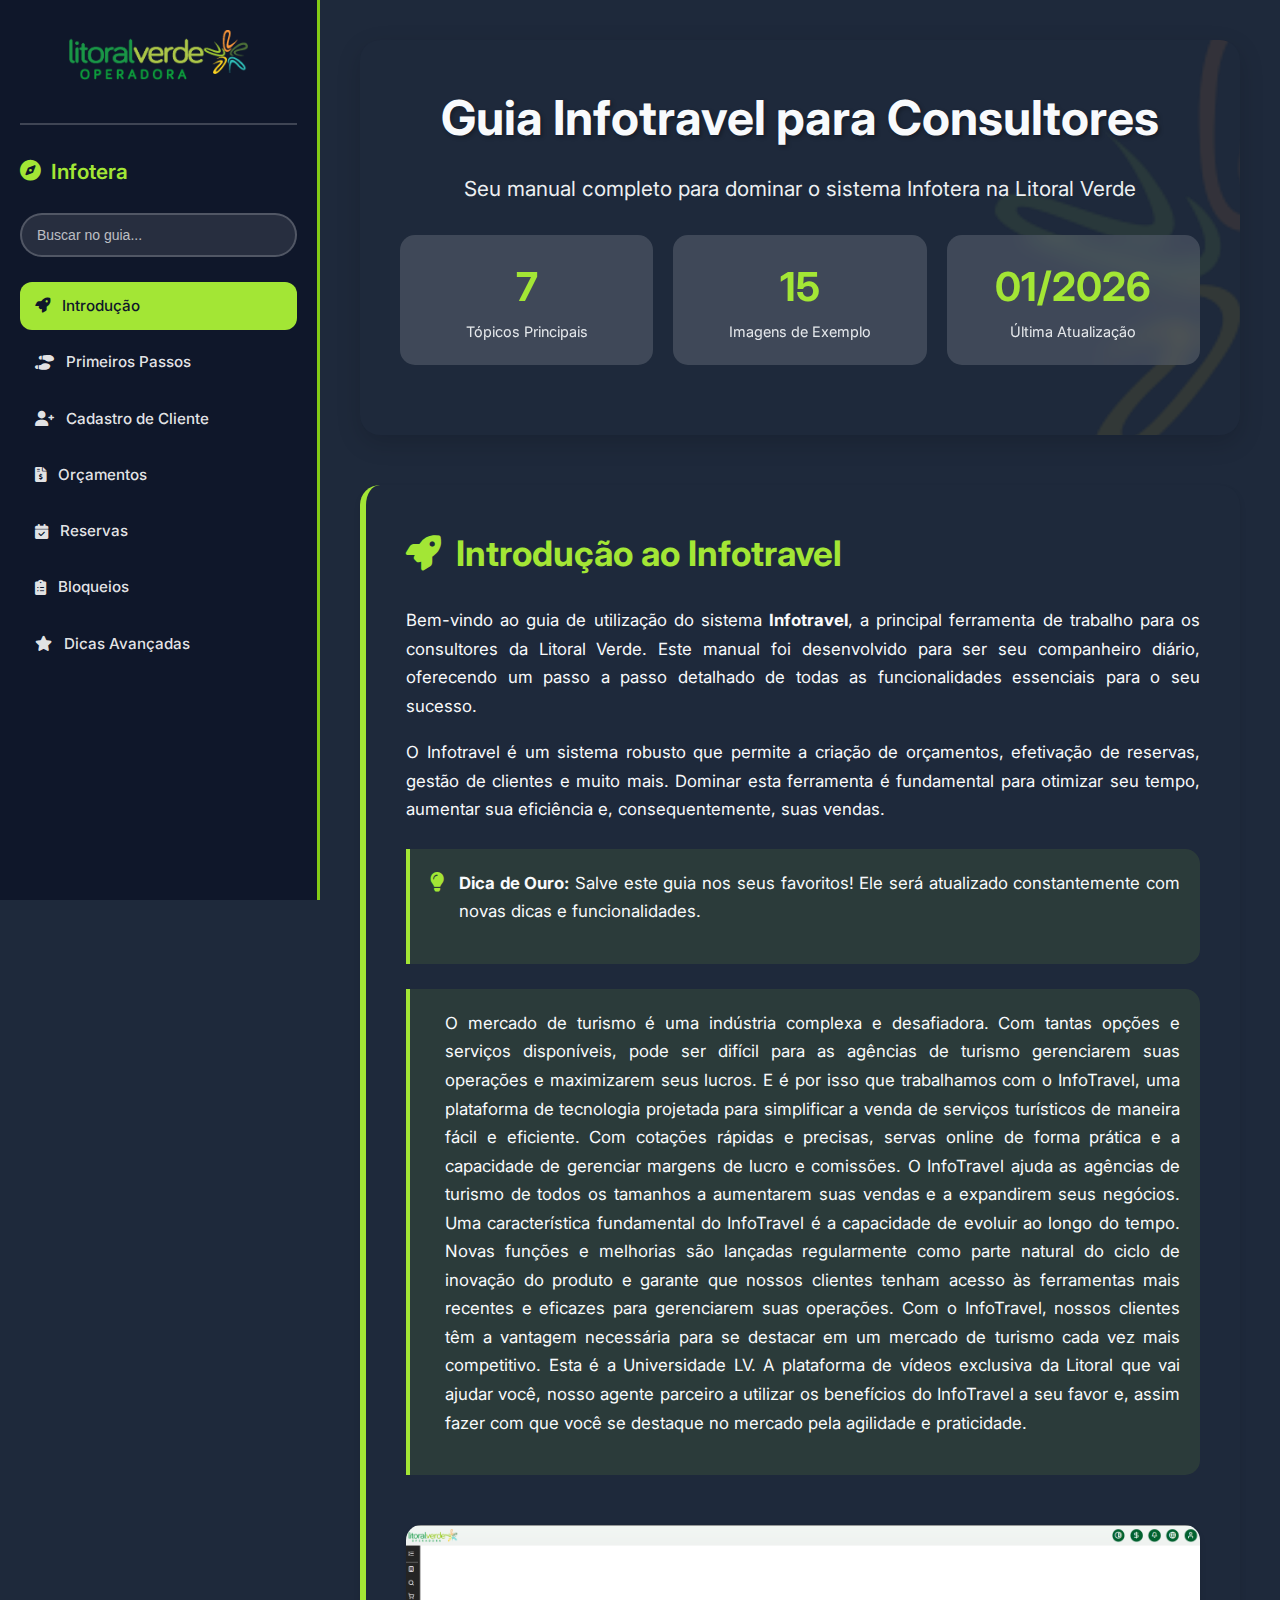
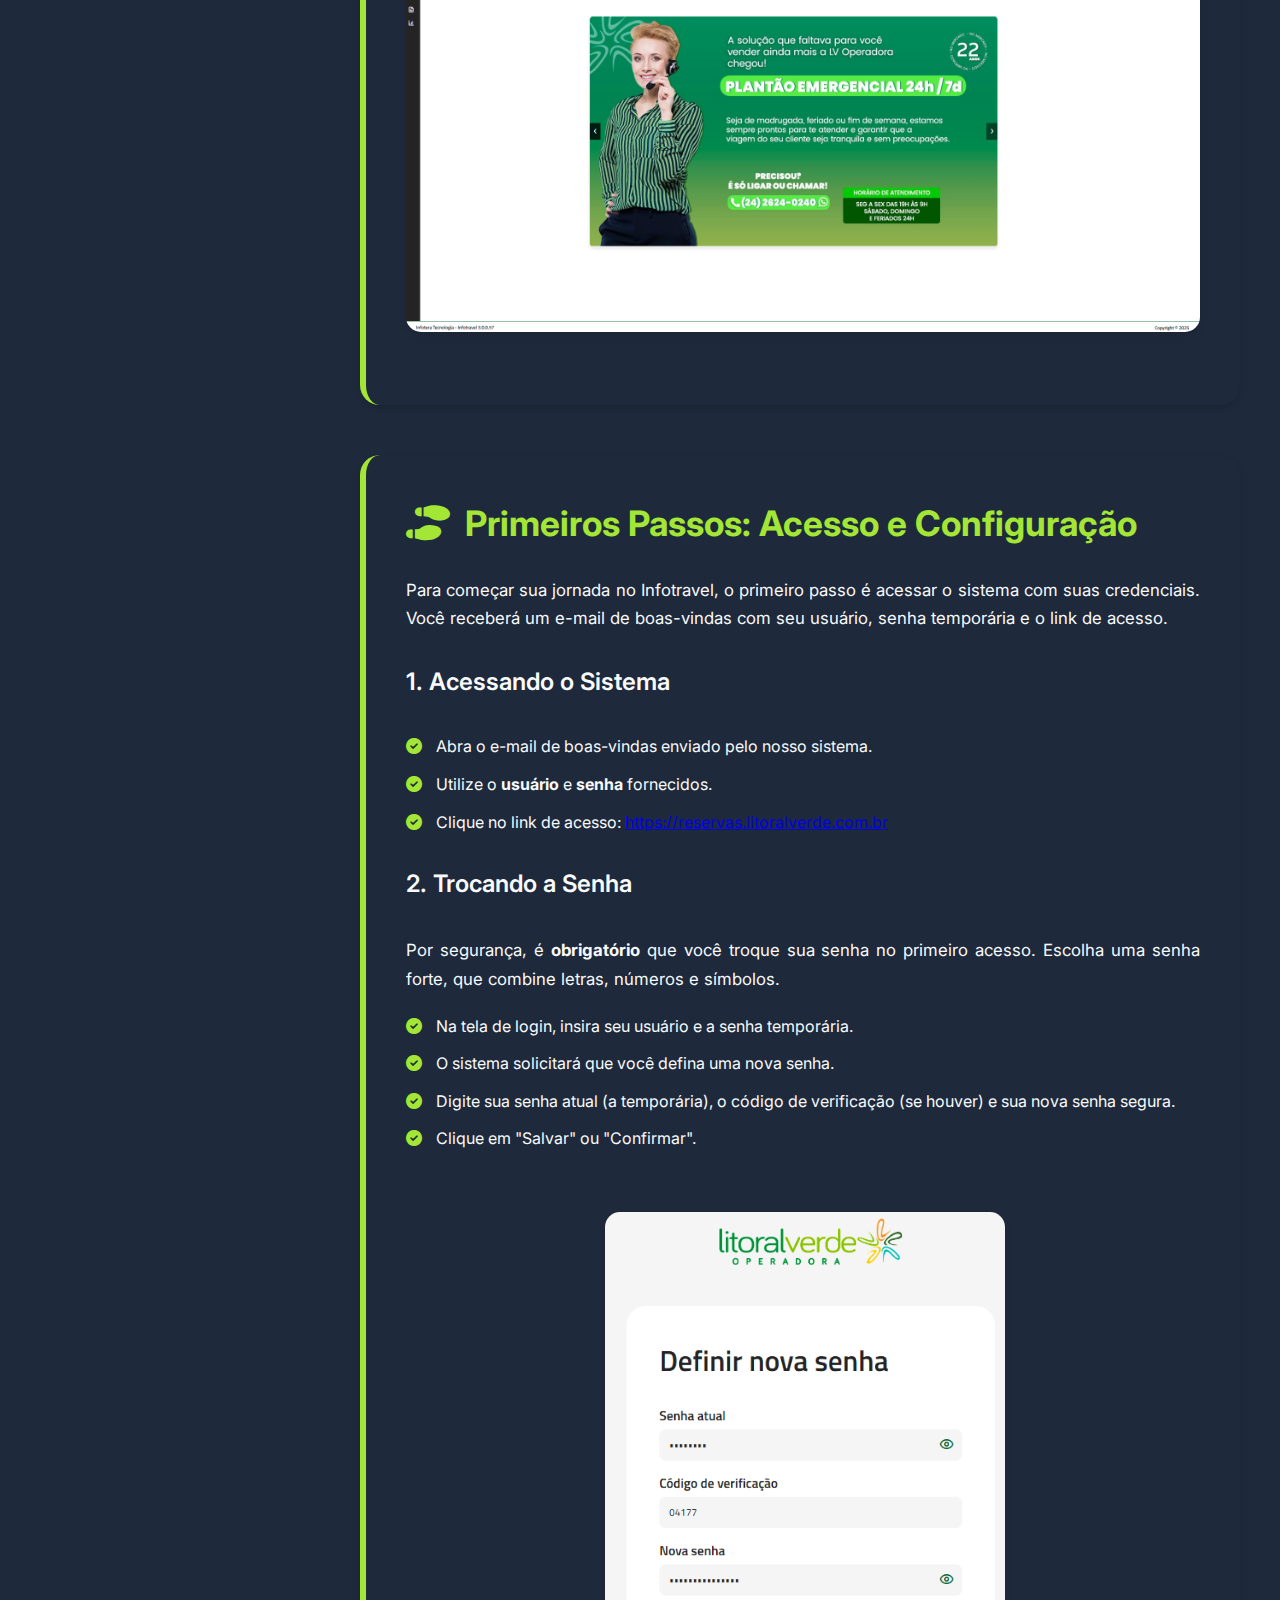
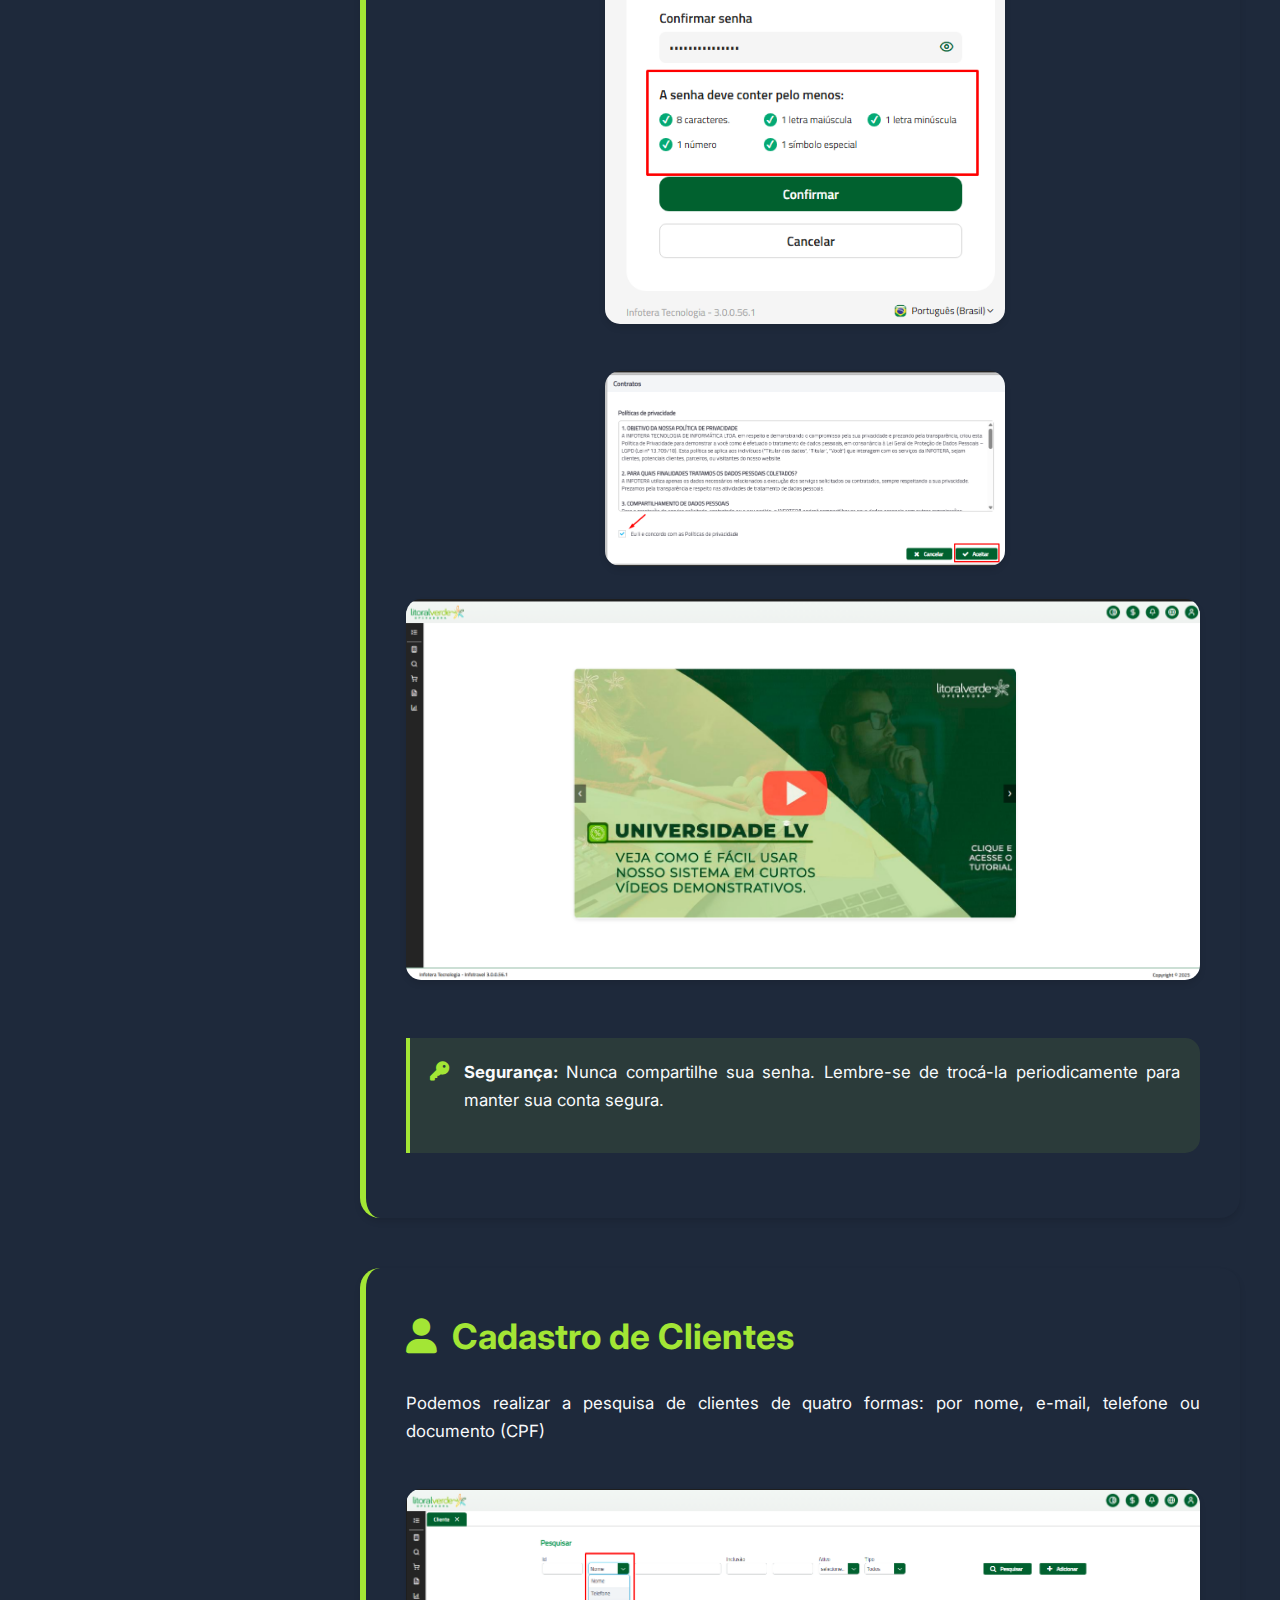
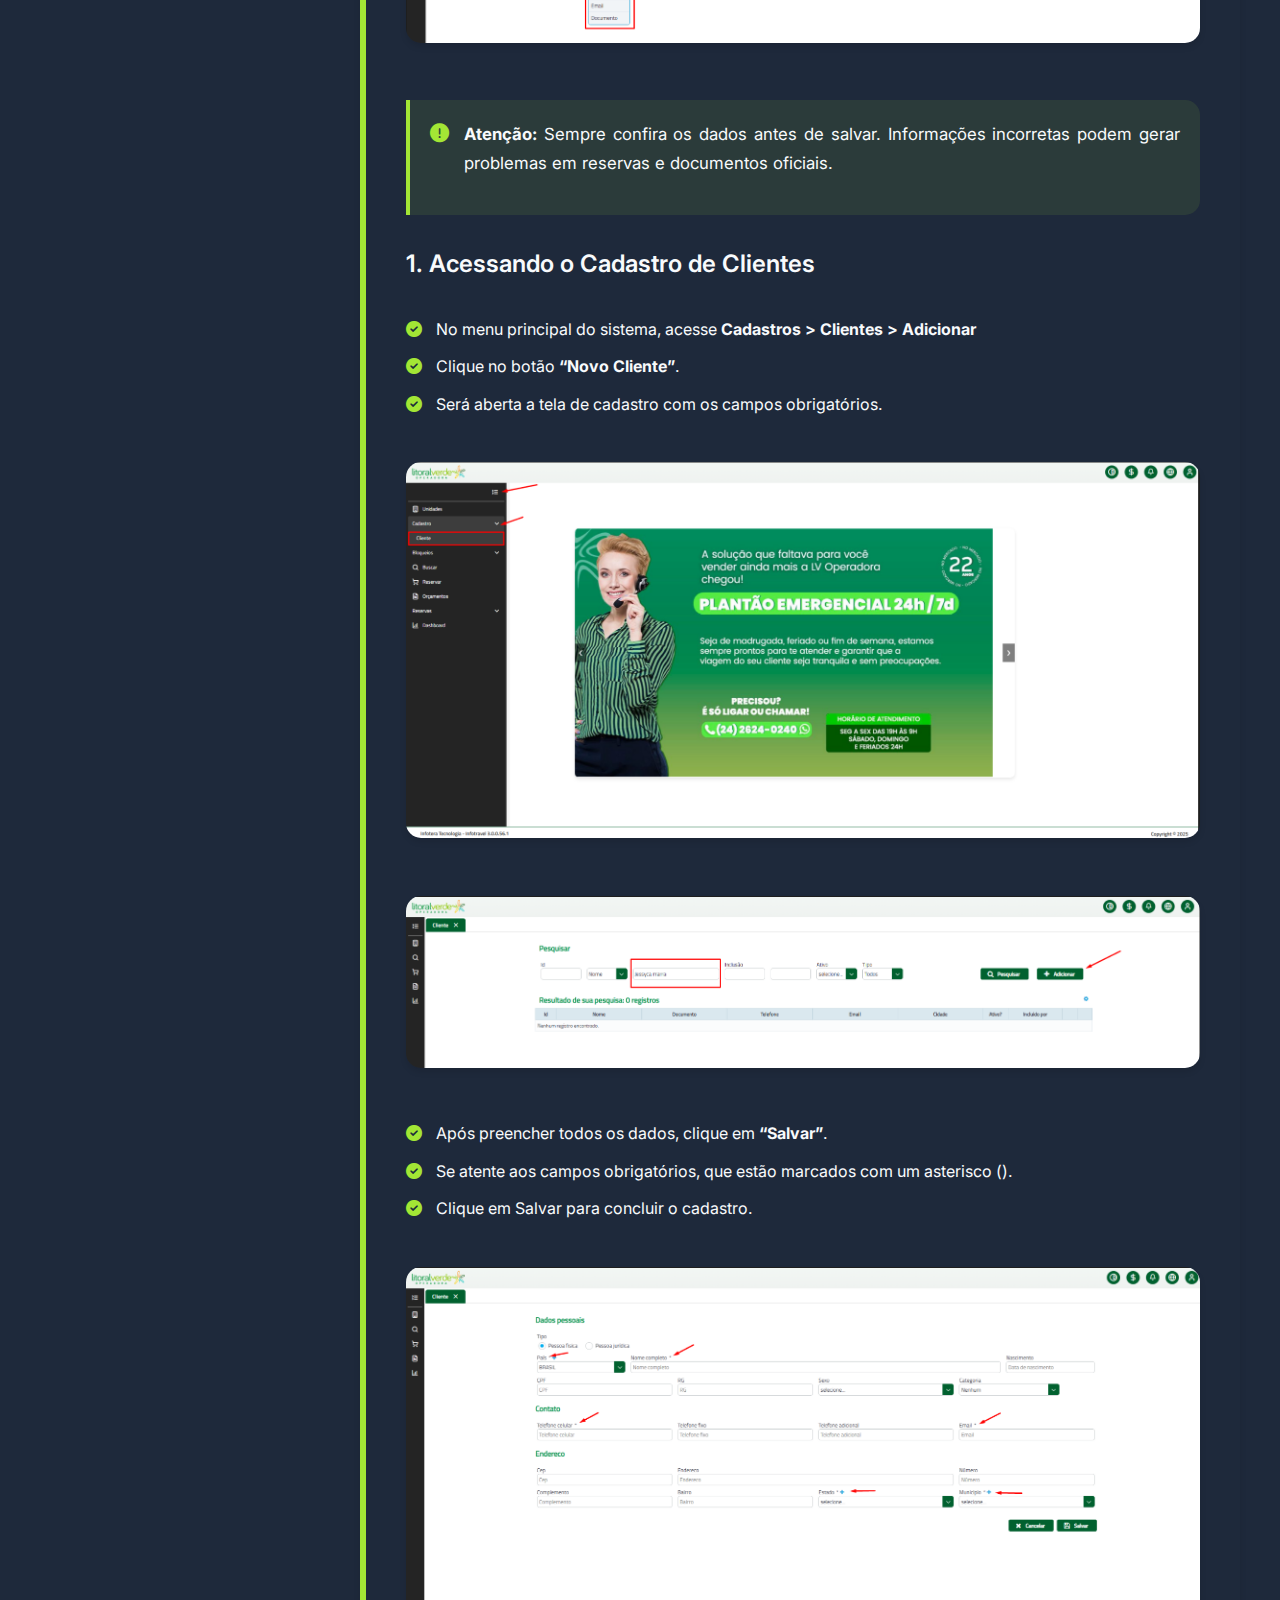
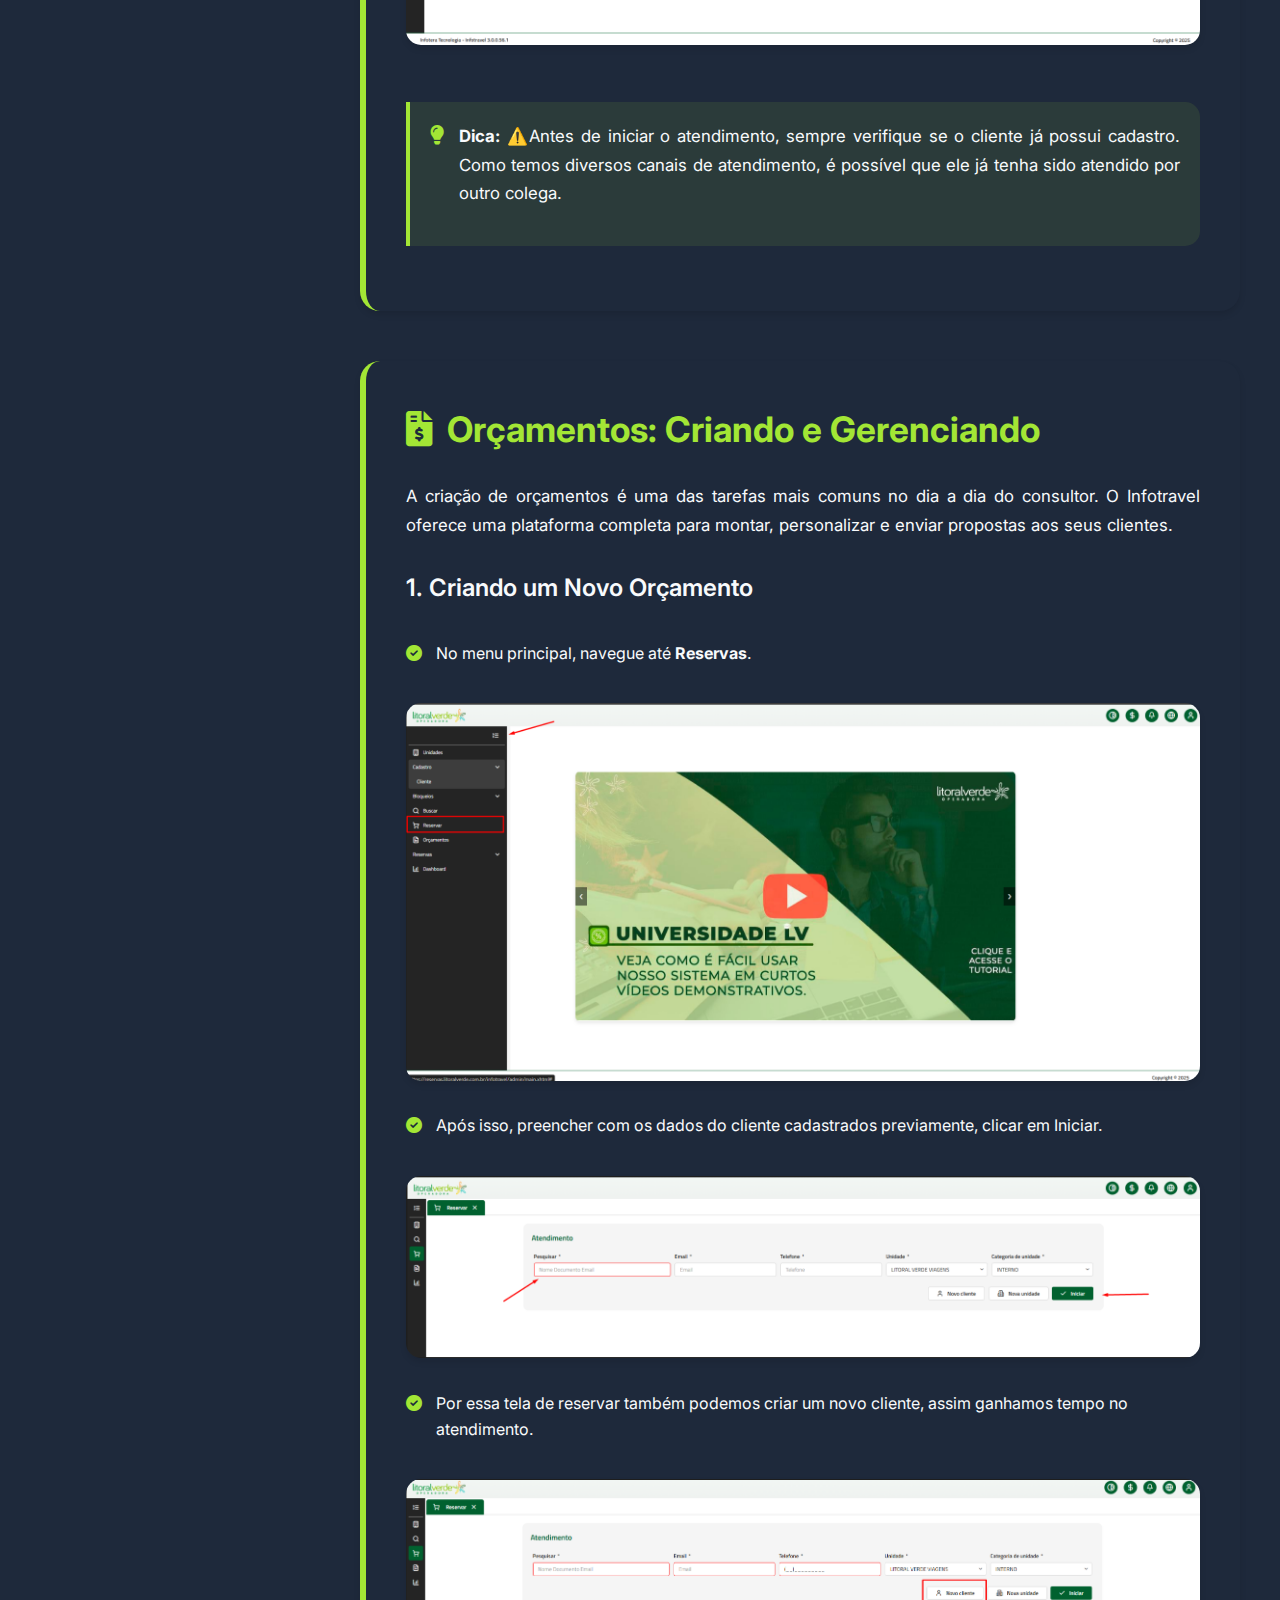
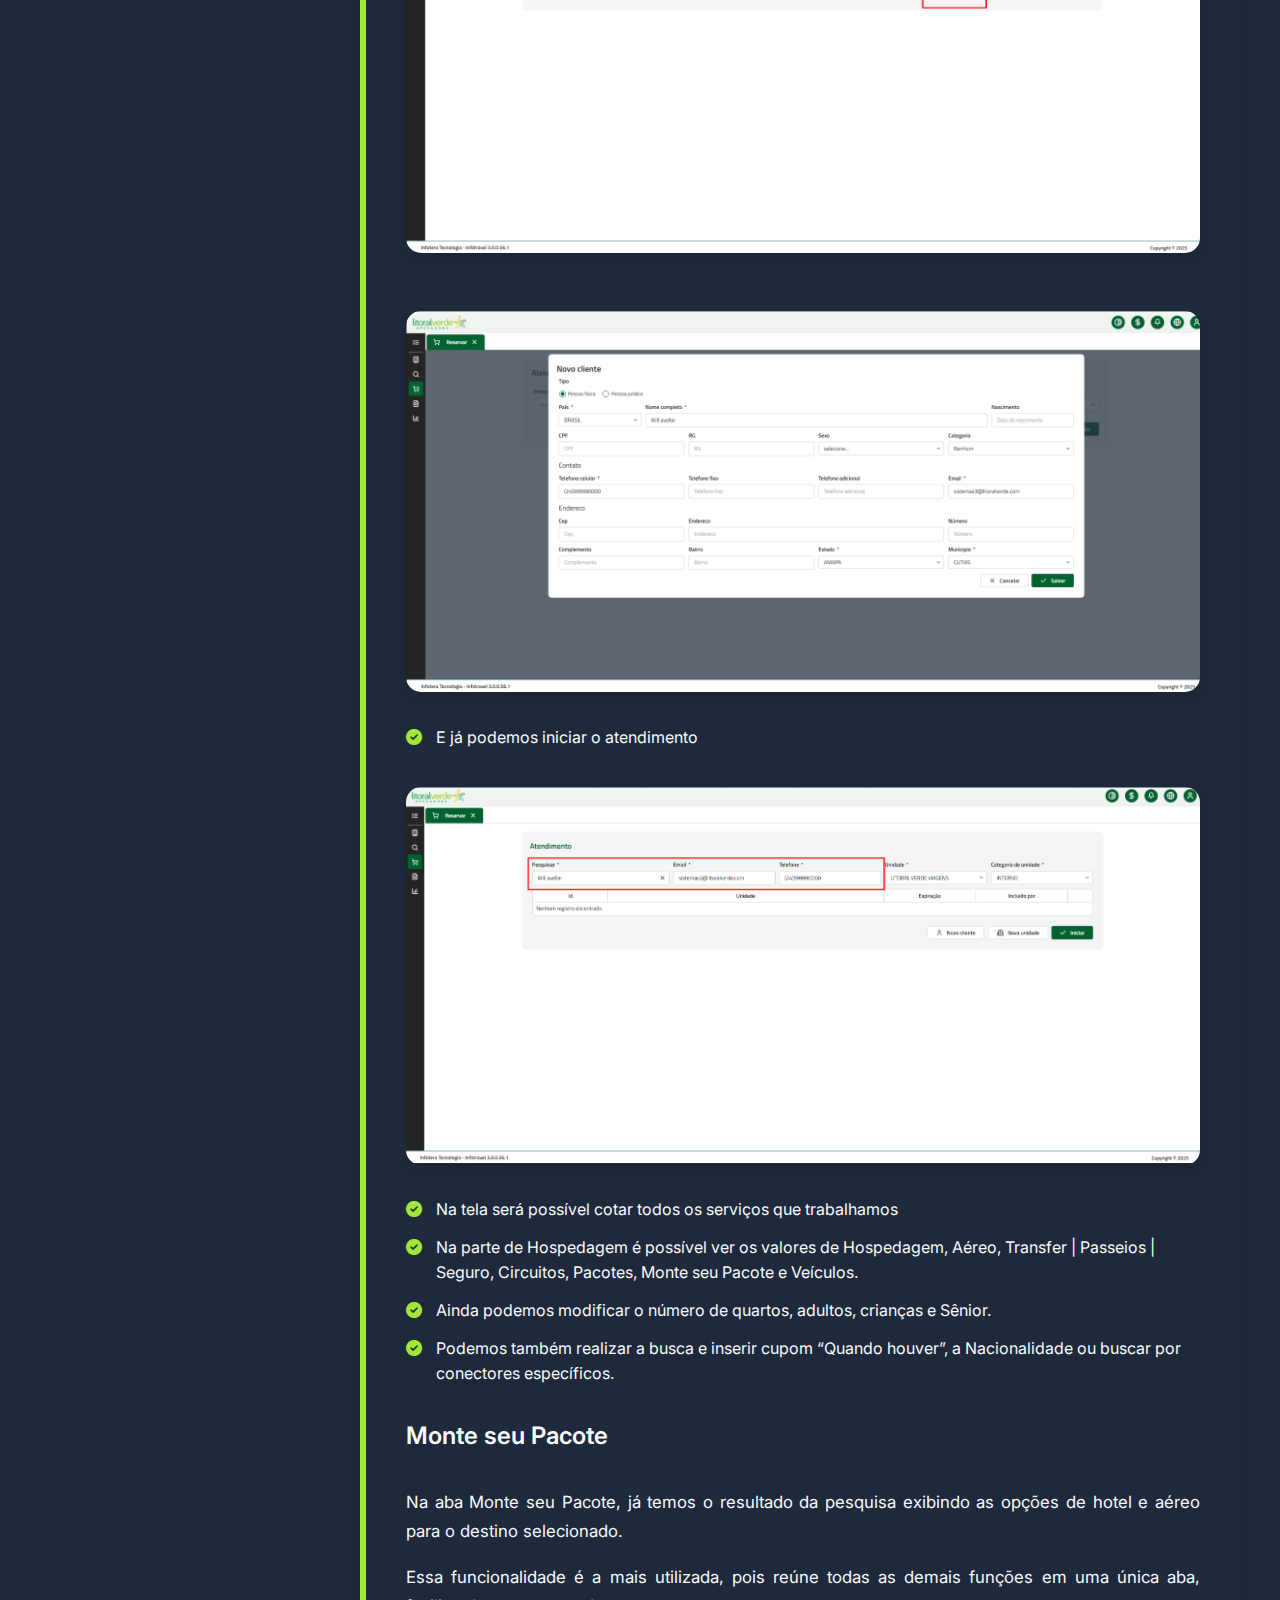
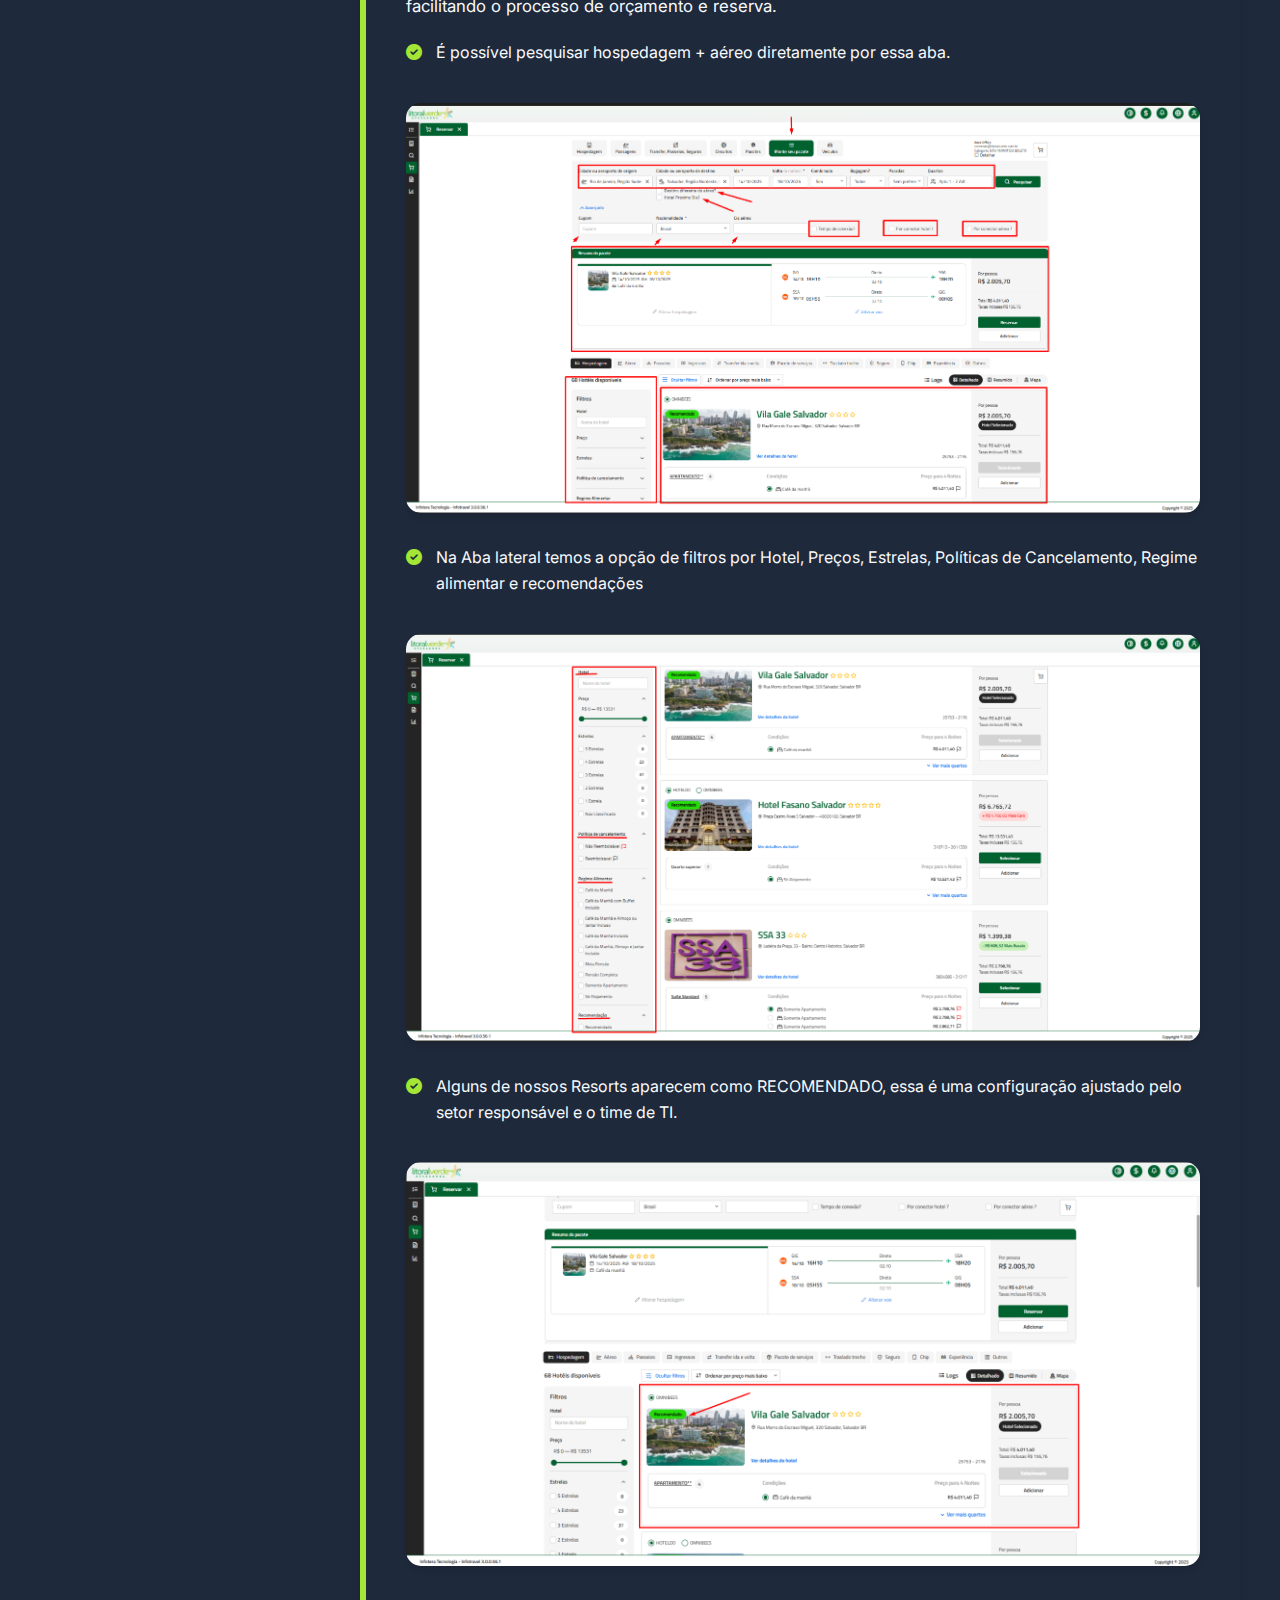
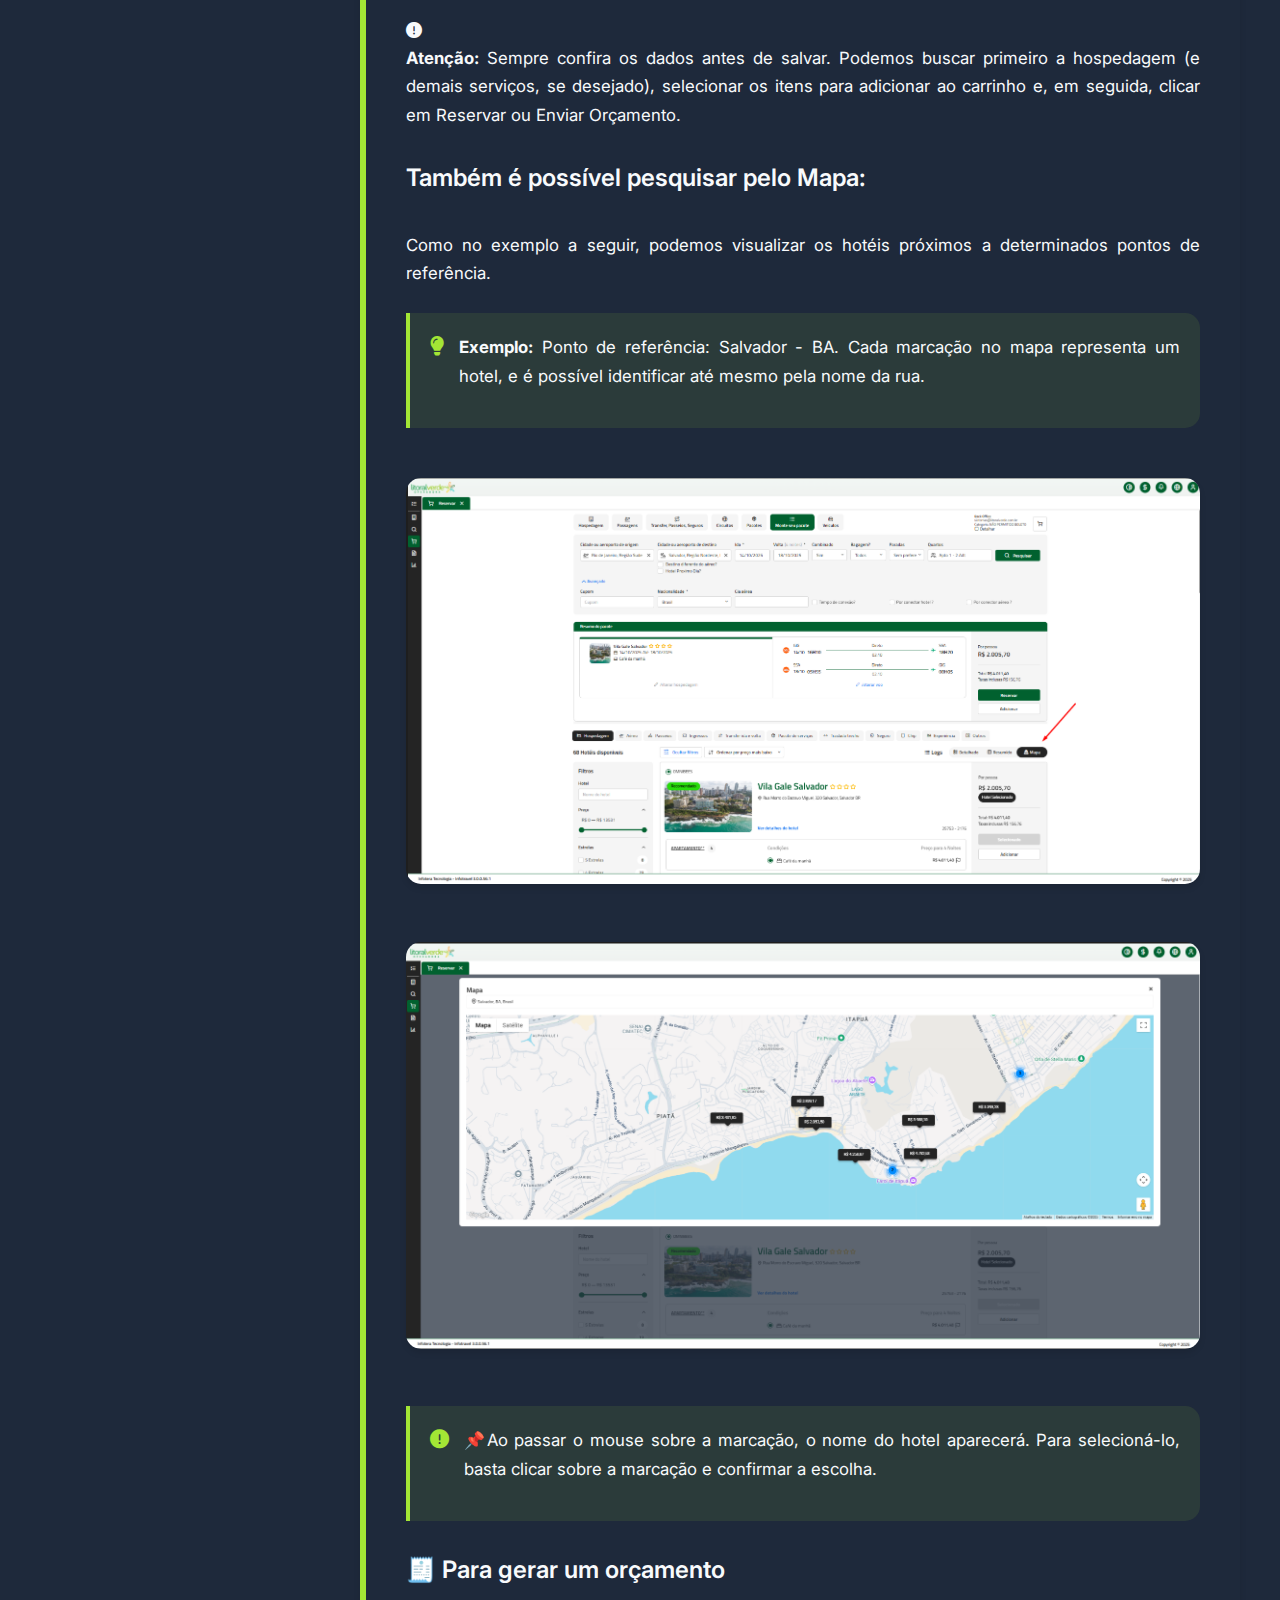
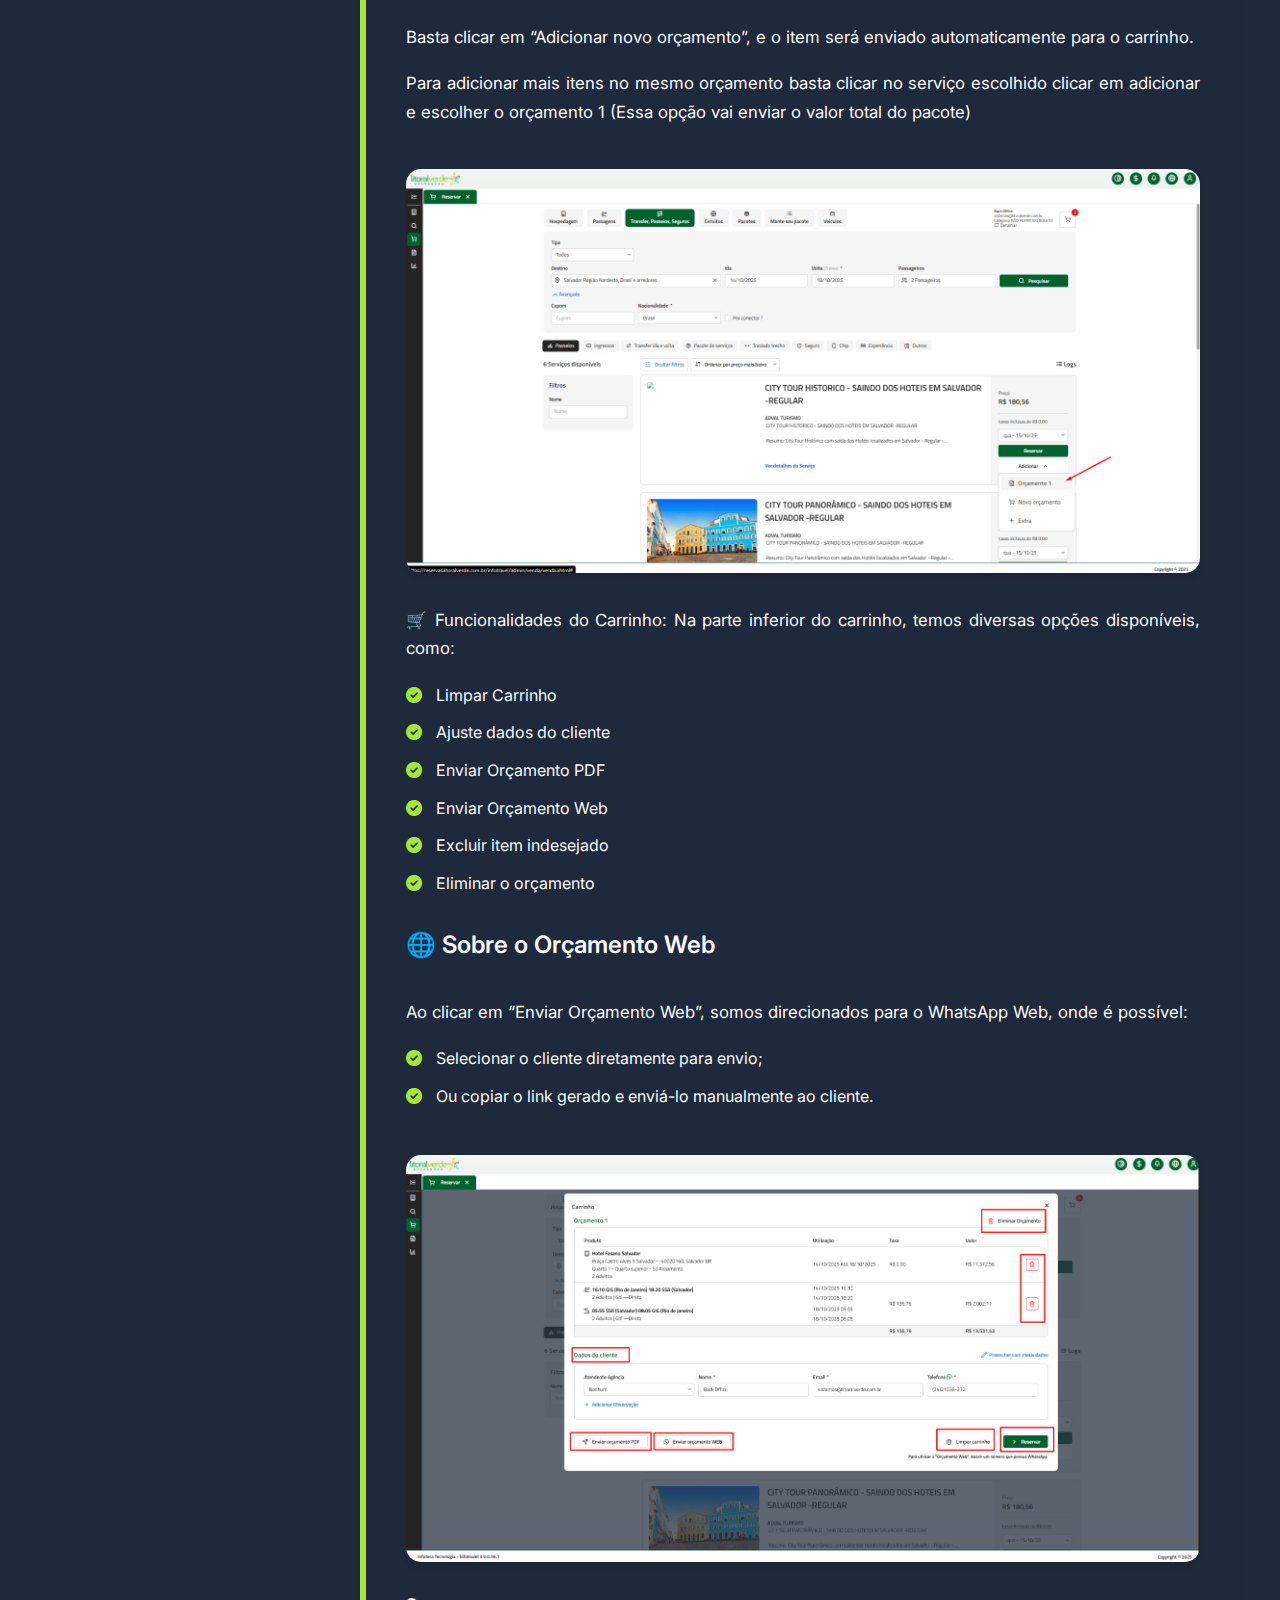
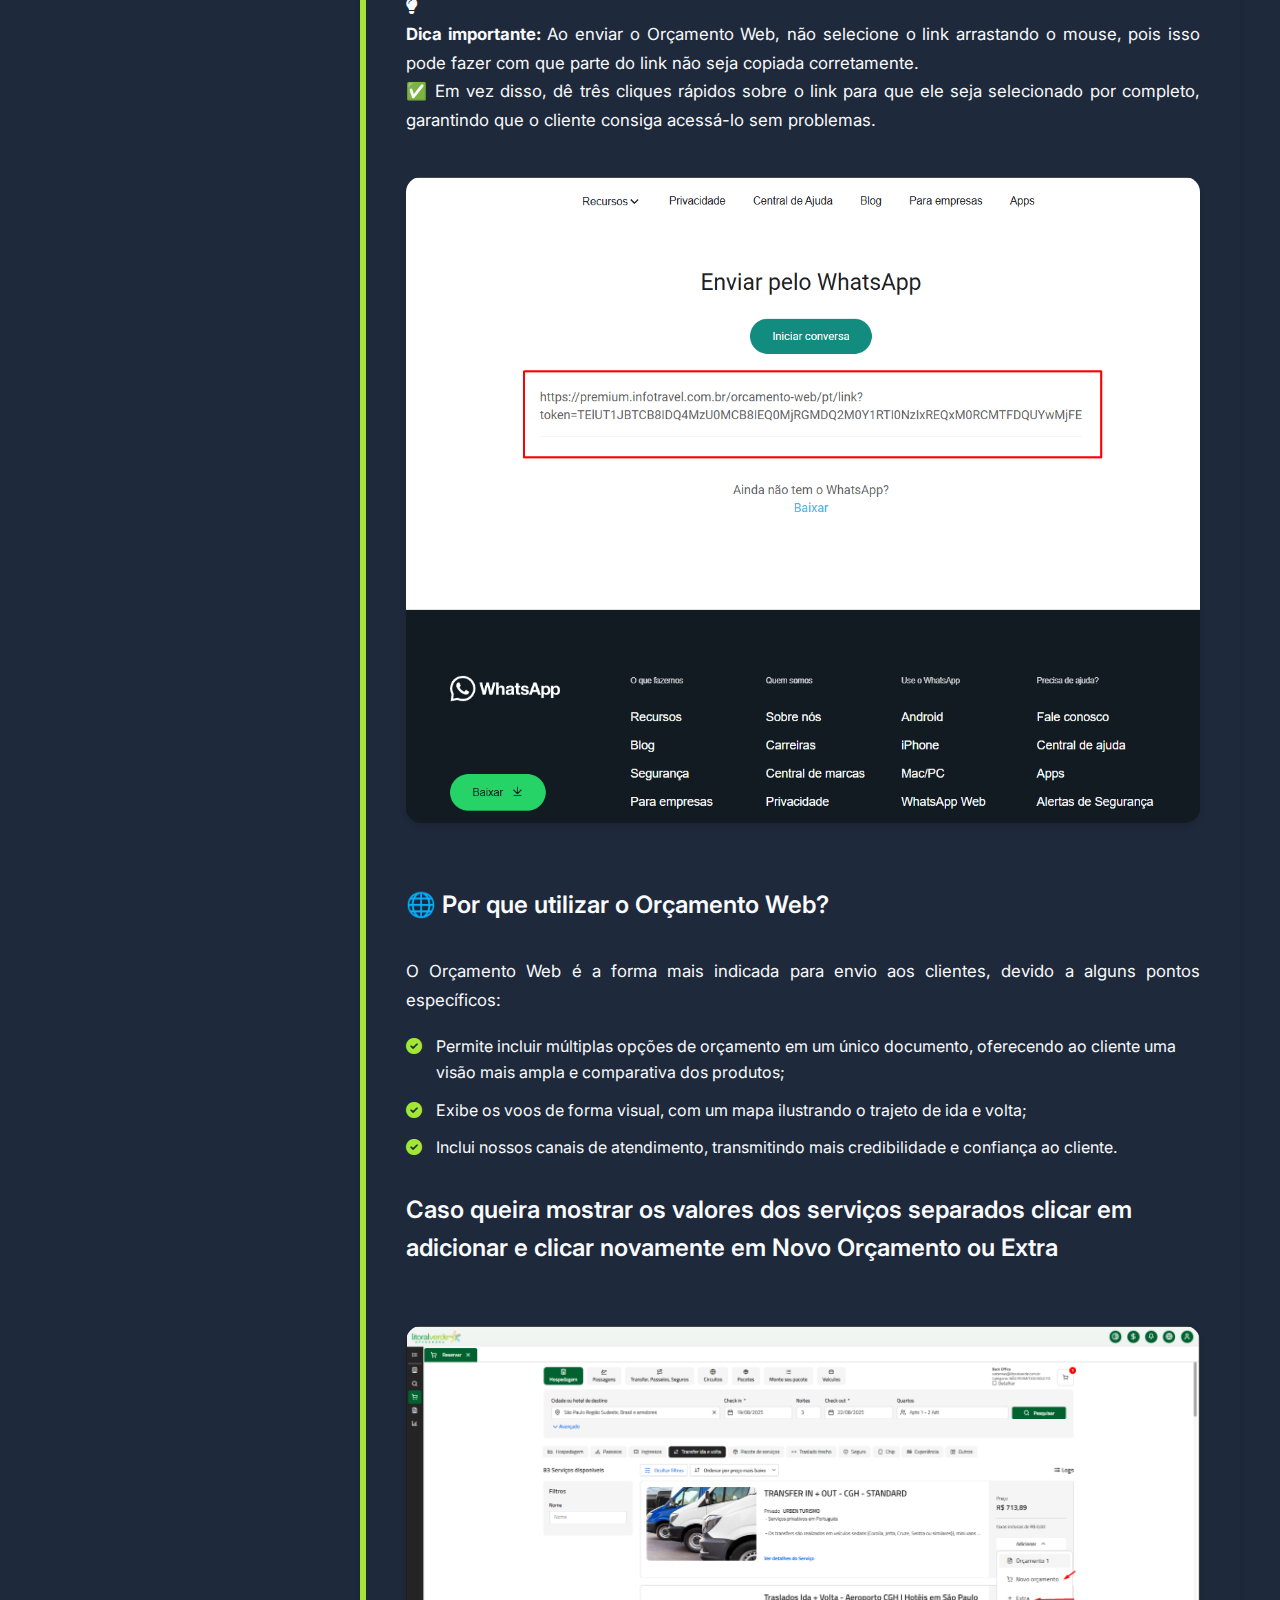
<file: index.html>
<!DOCTYPE html>
<html lang="pt-BR">

<head>
    <!-- Configurações básicas do documento e metadados -->
    <meta charset="UTF-8">
    <meta name="viewport" content="width=device-width, initial-scale=1.0">
    <title>Infotera para Consultores Internos - Litoral Verde</title>
    <meta name="description"
        content="Guia completo para utilização do sistema Infotravel na Litoral Verde. Treinamento oficial para consultores internos.">
    <meta name="keywords" content="Infotravel, Litoral Verde, turismo, reservas, orçamentos, consultores">
    <meta name="author" content="Litoral Verde">

    <!-- Metadados para redes sociais (Open Graph) -->
    <meta property="og:title" content="Infotera para Consultores Internos - Litoral Verde">
    <meta property="og:description" content="Guia completo para utilização do sistema Infotravel na Litoral Verde">
    <meta property="og:type" content="website">

    <!-- Favicon e Fontes Externas -->
    <link rel="icon" type="image/svg+xml" href="favicon.ico">
    <link href="https://fonts.googleapis.com/css2?family=Inter:wght@300;400;500;600;700&display=swap" rel="stylesheet">
    
    <!-- Bibliotecas de ícones e estilos específicos -->
    <link rel="stylesheet" href="https://cdnjs.cloudflare.com/ajax/libs/font-awesome/6.0.0/css/all.min.css">
    <link rel="stylesheet" href="image_zoom.css">

    <style>
        /* Definição de variáveis de cores e estilos globais */
        :root {
            --primary-accent: #A3E635;
            --secondary-accent: #84CC16;
            --accent-color: #A3E635;
            --main-bg-color: #0F172A;
            --light-bg-color: #1E293B;
            --text-dark-color: #0F172A;
            --text-light-color: #F8FAFC;
            --white-color: #F8FAFC;
            --light-gray-color: #334155;
            --border-color: #334155;
            --shadow: 0 4px 6px rgba(0, 0, 0, 0.1);
            --shadow-hover: 0 8px 25px rgba(0, 0, 0, 0.15);
            --transition: all 0.3s cubic-bezier(0.4, 0, 0.2, 1);
        }

        /* Reset básico de CSS */
        * {
            margin: 0;
            padding: 0;
            box-sizing: border-box;
        }

        body {
            font-family: 'Inter', -apple-system, BlinkMacSystemFont, 'Segoe UI', Roboto, sans-serif;
            line-height: 1.6;
            color: var(--text-light-color);
            background: var(--main-bg-color);
            min-height: 100vh;
        }

        /* Layout principal com Flexbox */
        .container {
            max-width: 1900px;
            margin: 0 auto;
            background: var(--light-bg-color);
            min-height: 100vh;
            box-shadow: var(--shadow);
            display: flex;
        }

        /* Estilização da Barra Lateral (Sidebar) */
        .sidebar {
            width: 320px;
            background: var(--main-bg-color);
            color: var(--text-light-color);
            padding: 30px 20px;
            position: fixed;
            height: 100vh;
            overflow-y: auto;
            z-index: 1000;
            border-right: 3px solid var(--secondary-accent);
        }

        /* Customização da barra de rolagem da sidebar */
        .sidebar::-webkit-scrollbar {
            width: 6px;
        }

        .sidebar::-webkit-scrollbar-track {
            background: rgba(255, 255, 255, 0.1);
        }

        .sidebar::-webkit-scrollbar-thumb {
            background: rgba(255, 255, 255, 0.3);
            border-radius: 3px;
        }

        /* Seção do Logo na Sidebar */
        .logo-section {
            text-align: center;
            margin-bottom: 30px;
            padding-bottom: 20px;
            border-bottom: 2px solid rgba(255, 255, 255, 0.2);
        }

        .logo-section img {
            max-width: 180px;
            height: auto;
            margin-bottom: 15px;
            filter: brightness(1.1);
        }

        .sidebar h2 {
            color: var(--accent-color);
            margin-bottom: 25px;
            font-size: 1.3em;
            font-weight: 600;
            display: flex;
            align-items: center;
            gap: 10px;
        }

        /* Caixa de busca na Sidebar */
        .search-box {
            margin-bottom: 25px;
            position: relative;
        }

        .search-box input {
            width: 100%;
            padding: 12px 15px;
            border: 2px solid rgba(255, 255, 255, 0.2);
            border-radius: 25px;
            font-size: 14px;
            background: rgba(255, 255, 255, 0.1);
            color: var(--text-light-color);
            transition: var(--transition);
        }

        .search-box input::placeholder {
            color: rgba(255, 255, 255, 0.7);
        }

        .search-box input:focus {
            outline: none;
            border-color: var(--accent-color);
            background: rgba(255, 255, 255, 0.15);
        }

        /* Menu de Navegação */
        .nav-menu {
            list-style: none;
        }

        .nav-menu li {
            margin-bottom: 8px;
        }

        .nav-menu a {
            color: rgba(255, 255, 255, 0.9);
            text-decoration: none;
            display: flex;
            align-items: center;
            gap: 12px;
            padding: 12px 15px;
            border-radius: 12px;
            transition: var(--transition);
            font-size: 0.95em;
            font-weight: 500;
        }

        .nav-menu a:hover {
            background: rgba(255, 255, 255, 0.15);
            transform: translateX(5px);
            color: var(--text-light-color);
        }

        .nav-menu a.active {
            background: var(--primary-accent);
            color: var(--text-dark-color) !important;
        }

        /* Área de Conteúdo Principal */
        .main-content {
            margin-left: 320px;
            padding: 40px;
            flex: 1;
            min-height: 100vh;
        }

        /* Cabeçalho do Conteúdo (Header) */
        .header {
            color: var(--text-light-color);
            text-align: center;
            margin-bottom: 50px;
            padding: 40px;
            background: var(--light-bg-color);
            border-radius: 20px;
            box-shadow: var(--shadow-hover);
            position: relative;
            overflow: hidden;
        }

        /* Efeito visual no fundo do header */
        .header::before {
            content: '';
            position: absolute;
            top: -50%;
            right: -50%;
            width: 100%;
            height: 200%;
            background: url('img/estrela.png') no-repeat center;
            background-size: 500px;
            opacity: 0.1;
            animation: float 5s ease-in-out infinite;
        }

        @keyframes float {
            0%, 100% { transform: translateY(0px) rotate(0deg); }
            50% { transform: translateY(-20px) rotate(180deg); }
        }

        .header h1 {
            font-size: 3em;
            margin-bottom: 15px;
            text-shadow: 2px 2px 4px rgba(0, 0, 0, 0.3);
            font-weight: 700;
            position: relative;
            z-index: 2;
        }

        .header p {
            font-size: 1.3em;
            opacity: 0.95;
            font-weight: 400;
            position: relative;
            z-index: 2;
        }

        /* Container de Estatísticas */
        .stats-container {
            display: grid;
            grid-template-columns: repeat(auto-fit, minmax(200px, 1fr));
            gap: 20px;
            margin: 30px 0;
        }

        .stat-item {
            background: rgba(255, 255, 255, 0.15);
            padding: 20px;
            border-radius: 15px;
            text-align: center;
            backdrop-filter: blur(10px);
        }

        .stat-number {
            font-size: 2.5em;
            font-weight: 700;
            color: var(--accent-color);
            display: block;
        }

        .stat-label {
            font-size: 0.9em;
            opacity: 0.9;
            margin-top: 5px;
        }

        /* Estilização das Seções de Conteúdo */
        .section {
            color: var(--text-light-color);
            margin-bottom: 50px;
            background: var(--light-bg-color);
            padding: 40px;
            border-radius: 20px;
            box-shadow: var(--shadow);
            border-left: 6px solid var(--primary-accent);
            transition: var(--transition);
            position: relative;
        }

        .section:hover {
            box-shadow: var(--shadow-hover);
            transform: translateY(-2px);
        }

        .section h2 {
            color: var(--primary-accent);
            margin-bottom: 25px;
            font-size: 2.2em;
            font-weight: 700;
            display: flex;
            align-items: center;
            gap: 15px;
        }

        .section h3 {
            color: var(--text-light-color);
            margin: 30px 0 20px 0;
            font-size: 1.5em;
            font-weight: 600;
            border-bottom: 3px solid var(--light-bg-color);
            padding-bottom: 10px;
            display: flex;
            align-items: center;
            gap: 10px;
        }

        .section h4 {
            color: var(--secondary-accent);
            margin: 25px 0 15px 0;
            font-size: 1.2em;
            font-weight: 600;
        }

        .section p {
            margin-bottom: 18px;
            text-align: justify;
            line-height: 1.7;
            font-size: 1.05em;
        }

        /* Placeholder para imagens (caso não carreguem) */
        .image-placeholder {
            width: 100%;
            height: 300px;
            background: var(--light-bg-color);
            border: 3px dashed var(--primary-accent);
            border-radius: 15px;
            display: flex;
            flex-direction: column;
            align-items: center;
            justify-content: center;
            margin: 25px 0;
            transition: var(--transition);
            position: relative;
            overflow: hidden;
        }

        .image-placeholder:hover {
            background: var(--light-bg-color);
            transform: scale(1.02);
        }

        .image-placeholder i {
            font-size: 3em;
            color: var(--primary-accent);
            margin-bottom: 15px;
        }

        .image-placeholder span {
            color: var(--primary-accent);
            font-weight: 600;
            font-size: 1.1em;
            text-align: center;
            padding: 0 20px;
        }

        /* Estilo para imagens de conteúdo */
        .content-image {
            width: 100%;
            border-radius: 15px;
            margin: 25px 0;
            box-shadow: var(--shadow);
            cursor: pointer;
            transition: var(--transition);
        }

        .content-image:hover {
            transform: scale(1.01);
            box-shadow: var(--shadow-hover);
        }

        /* Estilo para listas */
        .list {
            list-style: none;
            margin: 20px 0;
        }

        .list li {
            margin-bottom: 12px;
            padding-left: 30px;
            position: relative;
        }

        .list li::before {
            content: '\f058';
            font-family: 'Font Awesome 6 Free';
            font-weight: 900;
            position: absolute;
            left: 0;
            color: var(--primary-accent);
        }

        /* Estilo para notas e avisos */
        .note {
            background: rgba(163, 230, 53, 0.1);
            border-left: 4px solid var(--primary-accent);
            padding: 20px;
            border-radius: 0 15px 15px 0;
            margin: 25px 0;
            display: flex;
            gap: 15px;
            align-items: flex-start;
        }

        .note i {
            color: var(--primary-accent);
            font-size: 1.2em;
            margin-top: 3px;
        }

        /* Botão Voltar ao Topo */
        .back-to-top {
            position: fixed;
            bottom: 30px;
            right: 30px;
            background: var(--primary-accent);
            color: var(--text-dark-color);
            width: 50px;
            height: 50px;
            border-radius: 50%;
            display: flex;
            align-items: center;
            justify-content: center;
            text-decoration: none;
            box-shadow: var(--shadow);
            opacity: 0;
            visibility: hidden;
            transition: var(--transition);
            z-index: 1000;
        }

        .back-to-top.visible {
            opacity: 1;
            visibility: visible;
        }

        .back-to-top:hover {
            transform: translateY(-5px);
            background: var(--secondary-accent);
        }

        /* Rodapé */
        .footer {
            text-align: center;
            padding: 40px;
            margin-top: 50px;
            border-top: 1px solid var(--border-color);
            color: rgba(255, 255, 255, 0.6);
        }

        /* Responsividade para dispositivos móveis */
        @media (max-width: 1024px) {
            .sidebar {
                width: 100%;
                height: auto;
                position: relative;
                border-right: none;
                border-bottom: 3px solid var(--secondary-accent);
            }

            .main-content {
                margin-left: 0;
                padding: 20px;
            }

            .container {
                flex-direction: column;
            }

            .header h1 {
                font-size: 2em;
            }

            .section {
                padding: 25px;
            }

            .section h2 {
                font-size: 1.8em;
            }

            .nav-menu {
                display: flex;
                flex-wrap: wrap;
                justify-content: center;
            }

            .nav-menu a {
                padding: 10px 12px;
            }
        }

        /* Estilos do Modal de Zoom de Imagem */
        .modal {
            display: none;
            position: fixed;
            z-index: 2000;
            padding-top: 50px;
            left: 0;
            top: 0;
            width: 100%;
            height: 100%;
            overflow: auto;
            background-color: rgba(0, 0, 0, 0.9);
        }

        .modal-content {
            margin: auto;
            display: block;
            max-width: 90%;
            max-height: 90%;
        }

        .close {
            position: absolute;
            top: 15px;
            right: 35px;
            color: #f1f1f1;
            font-size: 40px;
            font-weight: bold;
            transition: 0.3s;
        }

        .close:hover,
        .close:focus {
            color: #bbb;
            text-decoration: none;
            cursor: pointer;
        }
    </style>
</head>

<body>
    <div class="container">
        <!-- Barra Lateral de Navegação -->
        <aside class="sidebar">
            <div class="logo-section">
                <img src="img/logo.png" alt="Logo Litoral Verde">
            </div>
            <h2><i class="fas fa-compass"></i> Infotera</h2>
            
            <!-- Campo de Busca no Menu -->
            <div class="search-box">
                <input type="text" id="searchInput" placeholder="Buscar no guia...">
            </div>

            <!-- Links de Navegação Rápida -->
            <ul class="nav-menu" id="navMenu">
                <li><a href="#introducao" class="active"><i class="fas fa-rocket"></i> Introdução</a></li>
                <li><a href="#primeiros-passos"><i class="fas fa-shoe-prints"></i> Primeiros Passos</a></li>
                <li><a href="#cadastroClientes"><i class="fas fa-user-plus"></i> Cadastro de Cliente</a></li>
                <li><a href="#orcamentos"><i class="fas fa-file-invoice-dollar"></i> Orçamentos</a></li>
                <li><a href="#reservas"><i class="fas fa-calendar-check"></i> Reservas</a></li>
                <li><a href="#Bloqueios"><i class="fas fa-clipboard-list"></i> Bloqueios</a></li>
               <!-- <li><a href="#relatorios"><i class="fas fa-chart-line"></i> Relatórios</a></li>-->
                <li><a href="#dicas-avancadas"><i class="fas fa-star"></i> Dicas Avançadas</a></li>
            </ul>
        </aside>

        <!-- Conteúdo Principal -->
        <main class="main-content">
            <!-- Cabeçalho Principal -->
            <header class="header">
                <h1>Guia Infotravel para Consultores</h1>
                <p>Seu manual completo para dominar o sistema Infotera na Litoral Verde</p>
                
                <!-- Blocos de Estatísticas/Resumo -->
                <div class="stats-container">
                    <div class="stat-item">
                        <span class="stat-number" id="total-topics">7</span>
                        <span class="stat-label">Tópicos Principais</span>
                    </div>
                    <div class="stat-item">
                        <span class="stat-number" id="total-images">15</span>
                        <span class="stat-label">Imagens de Exemplo</span>
                    </div>
                    <div class="stat-item">
                        <span class="stat-number" id="last-updated">01/2026</span>
                        <span class="stat-label">Última Atualização</span>
                    </div>
                </div>
            </header>

            <!-- Seção 1: Introdução -->
            <section id="introducao" class="section">
                <h2><i class="fas fa-rocket"></i> Introdução ao Infotravel</h2>
                <p>Bem-vindo ao guia de utilização do sistema <strong>Infotravel</strong>, a principal ferramenta de trabalho
                    para os consultores da Litoral Verde. Este manual foi desenvolvido para ser seu companheiro diário,
                    oferecendo um passo a passo detalhado de todas as funcionalidades essenciais para o seu sucesso.</p>
                <p>O Infotravel é um sistema robusto que permite a criação de orçamentos, efetivação de reservas, gestão de
                    clientes e muito mais. Dominar esta ferramenta é fundamental para otimizar seu tempo, aumentar sua
                    eficiência e, consequentemente, suas vendas.</p>
                
                <div class="note">
                    <i class="fas fa-lightbulb"></i>
                    <p><strong>Dica de Ouro:</strong> Salve este guia nos seus favoritos! Ele será atualizado constantemente com
                        novas dicas e funcionalidades.</p>
                </div>

                <div class="note">
                    <i class=""></i>
                    <p><strong></strong>O mercado de turismo é uma indústria complexa e desafiadora.
                    Com tantas opções e serviços disponíveis, pode ser difícil para as agências de turismo gerenciarem suas operações e maximizarem seus lucros.
                    E é por isso que trabalhamos com o InfoTravel, uma plataforma de tecnologia projetada para simplificar a venda de serviços turísticos de maneira fácil e eficiente.
                    Com cotações rápidas e precisas, servas online de forma prática e a capacidade de gerenciar margens de lucro e comissões.
                    O InfoTravel ajuda as agências de turismo de todos os tamanhos a aumentarem suas vendas e a expandirem seus negócios.
                    Uma característica fundamental do InfoTravel é a capacidade de evoluir ao longo do tempo.
                    Novas funções e melhorias são lançadas regularmente como parte natural do ciclo de inovação do produto e garante que nossos clientes tenham acesso às ferramentas mais recentes e eficazes para gerenciarem suas operações.
                    Com o InfoTravel, nossos clientes têm a vantagem necessária para se destacar em um mercado de turismo cada vez mais competitivo.
                    Esta é a Universidade LV.
                    A plataforma de vídeos exclusiva da Litoral que vai ajudar você, nosso agente parceiro a utilizar os benefícios do InfoTravel a seu favor e, assim fazer com que você se destaque no mercado pela agilidade e praticidade.</p>
                </div>
           
                <img src="img/infotera1.png" alt="Interface principal do sistema Infotravel" class="content-image">
            </section>

            <!-- Seção 2: Primeiros Passos -->
            <section id="primeiros-passos" class="section">
                <h2><i class="fas fa-shoe-prints"></i> Primeiros Passos: Acesso e Configuração</h2>
                <p>Para começar sua jornada no Infotravel, o primeiro passo é acessar o sistema com suas credenciais. Você
                    receberá um e-mail de boas-vindas com seu usuário, senha temporária e o link de acesso.</p>

                <h3>1. Acessando o Sistema</h3>
                <ul class="list">
                    <li>Abra o e-mail de boas-vindas enviado pelo nosso sistema.</li>
                    <li>Utilize o <strong>usuário</strong> e <strong>senha</strong> fornecidos.</li>
                    <li>Clique no link de acesso: <a href="https://reservas.litoralverde.com.br"
                            target="_blank" style="color: A3E635;">https://reservas.litoralverde.com.br</a></li>
                </ul>

                <h3>2. Trocando a Senha</h3>
                <p>Por segurança, é <strong>obrigatório</strong> que você troque sua senha no primeiro acesso. Escolha uma senha
                    forte, que combine letras, números e símbolos.</p>
                <ul class="list">
                    <li>Na tela de login, insira seu usuário e a senha temporária.</li>
                    <li>O sistema solicitará que você defina uma nova senha.</li>
                    <li>Digite sua senha atual (a temporária), o código de verificação (se houver) e sua nova senha segura.</li>
                    <li>Clique em "Salvar" ou "Confirmar".</li>
                </ul>
                
                <!-- Imagens de suporte para troca de senha -->
                <img src="img/Novasenha.png" style="width: 400px; margin: 5% 0 0 25%;" alt="Tela de definição de nova senha no Infotravel" class="content-image">
                <img src="img/contrato.png" style="width: 400px; margin: 5% 0 0 25%;" alt="Tela de definição de nova senha no Infotravel" class="content-image">
                <img src="img/telainicial.png" alt="Tela inicial" class="content-image">
                
                <div class="note">
                    <i class="fas fa-key"></i>
                    <p><strong>Segurança:</strong> Nunca compartilhe sua senha. Lembre-se de trocá-la periodicamente para manter
                        sua conta segura.</p>
                </div>
            </section>

            <!-- Seção 3: Cadastro de Clientes -->
            <section id="cadastroClientes" class="section">
                <h2><i class="fa-solid fa-user"></i> Cadastro de Clientes</h2>
                <p>Podemos realizar a pesquisa de clientes de quatro formas: por nome, e-mail, telefone ou documento (CPF)</p>
                <img src="img/cadastro-cliente-menu.png" alt="Menu de acesso ao cadastro de clientes" class="content-image">
                
                <div class="note">
                    <i class="fas fa-exclamation-circle"></i>
                    <p><strong>Atenção:</strong> Sempre confira os dados antes de salvar. Informações incorretas podem gerar problemas em reservas e documentos oficiais.</p>
                </div>

                <h3>1. Acessando o Cadastro de Clientes</h3>
                <ul class="list">
                    <li>No menu principal do sistema, acesse <strong>Cadastros &gt; Clientes  &gt; Adicionar</strong></li>
                    <li>Clique no botão <strong>“Novo Cliente”</strong>.</li>
                    <li>Será aberta a tela de cadastro com os campos obrigatórios.</li>
                </ul>
                <img src="img/novocad.png" alt="Menu de acesso ao cadastro de clientes" class="content-image">
                <img src="img/cadastrando.png" alt="Menu de acesso ao cadastro de clientes" class="content-image">
                
                <ul class="list">
                    <li>Após preencher todos os dados, clique em <strong>“Salvar”</strong>.</li>
                    <li>Se atente aos campos obrigatórios, que estão marcados com um asterisco ().</li>
                    <li>Clique em Salvar para concluir o cadastro.</li>
                </ul>

                <img src="img/finalizando-cad.png" alt="Menu de acesso ao cadastro de clientes" class="content-image">

                <div class="note">
                    <i class="fas fa-lightbulb"></i>
                    <p><strong>Dica:</strong> ⚠️Antes de iniciar o atendimento, sempre verifique se o cliente já possui cadastro. Como temos diversos canais de atendimento, é possível que ele já tenha sido atendido por outro colega.</p>
                </div>
            </section>

            <!-- Seção 4: Orçamentos -->
            <section id="orcamentos" class="section">
                <h2><i class="fas fa-file-invoice-dollar"></i> Orçamentos: Criando e Gerenciando</h2>
                <p>A criação de orçamentos é uma das tarefas mais comuns no dia a dia do consultor. O Infotravel oferece uma
                    plataforma completa para montar, personalizar e enviar propostas aos seus clientes.</p>

                <h3>1. Criando um Novo Orçamento</h3>
                <ul class="list">
                    <li>No menu principal, navegue até <strong>Reservas</strong>.</li>
                    <img src="img/orça.png" alt="Interface principal do sistema Infotravel" class="content-image"> 
                    <li>Após isso, preencher com os dados do cliente cadastrados previamente, clicar em Iniciar.</li>
                    <img src="img/preen.dados.png" alt="Interface principal do sistema Infotravel" class="content-image"> 
                    <li>Por essa tela de reservar também podemos criar um novo cliente, assim ganhamos tempo no atendimento.</li>
                    <img src="img/preen.dados2.png" alt="Interface principal do sistema Infotravel" class="content-image"> 
                    <img src="img/inici.png" alt="Interface principal do sistema Infotravel" class="content-image"> 
                    <li>E já podemos iniciar o atendimento </li>
                    <img src="img/init.png" alt="Interface principal do sistema Infotravel" class="content-image"> 
                    <li>Na tela será possível cotar todos os serviços que trabalhamos </li>
                    <li>Na parte de Hospedagem é possível ver os valores de Hospedagem, Aéreo, Transfer | Passeios | Seguro, Circuitos, Pacotes, Monte seu Pacote e Veículos. </li>
                    <li>Ainda podemos modificar o número de quartos, adultos, crianças e Sênior.</li>
                    <li>Podemos também realizar a busca e inserir cupom “Quando houver”, a Nacionalidade ou buscar por conectores específicos.</li>
                </ul>
                                
                <h3>Monte seu Pacote</h3>
                <p>Na aba Monte seu Pacote, já temos o resultado da pesquisa exibindo as opções de hotel e aéreo para o destino selecionado.</p>
                <p>Essa funcionalidade é a mais utilizada, pois reúne todas as demais funções em uma única aba, facilitando o processo de orçamento e reserva.</p>
                 
                <ul class="list">
                    <li>É possível pesquisar hospedagem + aéreo diretamente por essa aba.</li>
                    <img src="img/monteseu.png" alt="Interface principal do sistema Infotravel" class="content-image"> 
                    <li>Na Aba lateral temos a opção de filtros por Hotel, Preços, Estrelas, Políticas de Cancelamento, Regime alimentar e recomendações</li>
                    <img src="img/abalat.png" alt="Interface principal do sistema Infotravel" class="content-image"> 
                    <li>Alguns de nossos Resorts aparecem como RECOMENDADO, essa é uma configuração ajustado pelo setor responsável e o time de TI.</li>
                    <img src="img/recom..png" alt="Interface principal do sistema Infotravel" class="content-image"> 
                </ul>
             
                <div class="list">
                    <i class="fas fa-exclamation-circle"></i>
                    <p><strong>Atenção:</strong> Sempre confira os dados antes de salvar. Podemos buscar primeiro a hospedagem (e demais serviços, se desejado), selecionar os itens para adicionar ao carrinho e, em seguida, clicar em Reservar ou Enviar Orçamento.</p>
                </div>
             
                <h3> Também é possível pesquisar pelo Mapa:</h3>
                <p>Como no exemplo a seguir, podemos visualizar os hotéis próximos a determinados pontos de referência.</p>
                <div class="note">
                    <i class="fas fa-lightbulb"></i>
                    <p><strong>Exemplo:</strong> Ponto de referência: Salvador - BA. Cada marcação no mapa representa um hotel, e é possível identificar até mesmo pela nome da rua.</p>
                </div>
                <img src="img/map1.png" alt="Mapa de hotéis" class="content-image">
                <img src="img/map2.png" alt="Detalhe do mapa" class="content-image">
                <div class="note">
                    <i class="fas fa-exclamation-circle"></i>
                    <p><strong></strong> 📌Ao passar o mouse sobre a marcação, o nome do hotel aparecerá. Para selecioná-lo, basta clicar sobre a marcação e confirmar a escolha.</p>
                </div>

                <h3> 🧾 Para gerar um orçamento</h3>
                <p>Basta clicar em “Adicionar novo orçamento”, e o item será enviado automaticamente para o carrinho.</p>
                <p>Para adicionar mais itens no mesmo orçamento basta clicar no serviço escolhido clicar em adicionar e escolher o orçamento 1 (Essa opção vai enviar o valor total do pacote)</p>
                <img src="img/novoorç..png" alt="Novo orçamento" class="content-image">

                <p>🛒 Funcionalidades do Carrinho: Na parte inferior do carrinho, temos diversas opções disponíveis, como:</p>
                <ul class="list">
                    <li>Limpar Carrinho</li>
                    <li>Ajuste dados do cliente</li>
                    <li>Enviar Orçamento PDF</li>
                    <li>Enviar Orçamento Web</li>
                    <li>Excluir item indesejado</li>
                    <li>Eliminar o orçamento</li>
                </ul>

                <h3>🌐 Sobre o Orçamento Web</h3>
                <p>Ao clicar em “Enviar Orçamento Web”, somos direcionados para o WhatsApp Web, onde é possível:</p>
                <ul class="list">
                    <li>Selecionar o cliente diretamente para envio;</li>
                    <li>Ou copiar o link gerado e enviá-lo manualmente ao cliente.</li>
                </ul>
                <img src="img/orçweb.png" alt="Orçamento Web" class="content-image">

                <i class="fas fa-lightbulb"></i>
                <p><strong>Dica importante:</strong> Ao enviar o Orçamento Web, não selecione o link arrastando o mouse, pois isso pode fazer com que parte do link não seja copiada corretamente.<br>
                ✅ Em vez disso, dê três cliques rápidos sobre o link para que ele seja selecionado por completo, garantindo que o cliente consiga acessá-lo sem problemas.</p>
                <img src="img/linkorç.png" alt="Link do orçamento" class="content-image">

                <h3>🌐 Por que utilizar o Orçamento Web?</h3>
                <p>O Orçamento Web é a forma mais indicada para envio aos clientes, devido a alguns pontos específicos:</p>
                <ul class="list">
                    <li> Permite incluir múltiplas opções de orçamento em um único documento, oferecendo ao cliente uma visão mais ampla e comparativa dos produtos;</li>
                    <li> Exibe os voos de forma visual, com um mapa ilustrando o trajeto de ida e volta;</li>
                    <li>Inclui nossos canais de atendimento, transmitindo mais credibilidade e confiança ao cliente.</li>
                </ul>

                <h3>Caso queira mostrar os valores dos serviços separados clicar em adicionar e clicar novamente em Novo Orçamento ou Extra</h3>
                <img src="img/ext1.png" alt="Serviços extras" class="content-image">
                <p>👀 Olha como fica no carrinho com os produtos separados:</p>
                <img src="img/EXT2.png" alt="Carrinho separado" class="content-image">

                <h3>📦 Agrupando Serviços no Orçamento</h3>
                <p>Se adicionarmos todos os serviços em um único orçamento, o cliente receberá o valor total do pacote, com todos os itens detalhados no documento.</p>
                <p>✅ Porém, caso prefira que o cliente visualize os valores separados por serviço, será necessário criar um orçamento individual para cada serviço.</p>

                <h3>📤 Envio do Orçamento ao Cliente</h3>
                <p>Para enviar o orçamento, clique em “Enviar Orçamento”. Ele será automaticamente enviado para o e-mail cadastrado no início do atendimento.</p>

                <ul class="list">
                    <p>📱 Caso deseje enviar o orçamento via WhatsApp, você pode:</p>
                    <li>Enviar o documento para você mesmo e repassar ao cliente;</li>
                    <li>Ou acessar o PDF na aba Orçamentos e compartilhar.</li>
                </ul>
                <img src="img/env.orç.png" alt="Envio de orçamento" class="content-image">
                    
                <div class="note">
                    <i class="fas fa-lightbulb"></i>
                    <p><strong>Dica importante:</strong> O orçamento só será salvo no sistema se você clicar em “Enviar”</p>
                </div>

                <ul class="list">
                    <p>🧾 Acompanhamento na Aba “Orçamentos”</p>
                    <p>Na aba Orçamentos, é possível:</p>
                    <li>Consultar orçamentos enviados a partir de filtros.</li>
                    <li>Reservar</li>
                    <li>Reenviar orçamentos via e-mail </li>
                    <li>Enviar orçamento WEB</li>
                    <li>Editar </li>
                    <li>Visualizar PDF </li>
                </ul>   
                <img src="img/porç2.png" alt="Lista de orçamentos" class="content-image">
                
                <h3>✏️ Como fazer alterações no orçamento</h3>
                <p>Para fazer as alterações, vá até o menu Orçamentos e abra a tela do ID que deseja atualizar.</p>
                
                <h3>🗑️ Exclusão e Reativação de Itens no Orçamento</h3>
                <p>A partir da tela de orçamento, é possível excluir insumos clicando no "X" ao lado do item que se deseja remover.</p>
                <img src="img/porç3.png" alt="Exclusão de itens" class="content-image">
                
                <i class="fas fa-lightbulb"></i>
                <p><strong>Dica importante:</strong> Itens cancelados podem ser reativados posteriormente. Sempre que reativar um item, lembre-se de clicar em "Recalcular" para verificar se houve alteração nos valores.</p>

                <h3>📋 Clonar Orçamento</h3>
                <p>Também é possível clonar o orçamento, o que evita refazer todo o processo caso apenas o cliente seja diferente. Essa função agiliza o atendimento e garante maior praticidade.</p>
                <img src="img/clonar.png" alt="Clonar orçamento" class="content-image">
                <p>Nos casos de insumo manual será possível editar os valores net e venda e o valor atualiza automático no orçamento.</p>

                <h3>🔄 Recalcular Insumos e Atualizar o Orçamento</h3>
                <p>Durante a edição do orçamento, é possível recalcular os insumos para que o sistema valide novamente a disponibilidade e os preços atualizados.</p>
                <p>✅ Após o recálculo, você poderá salvar as informações atualizadas e enviar o orçamento ao cliente.</p>
                <ul class="list">
                    <p>Passo a passo para recalcular:</p>
                    <li>Clique em Ações > Recalcular</li>
                    <li>Selecione o(s) insumo(s) que deseja atualizar</li>
                    <li> Clique em Recalcular</li>
                </ul>
                <h4>A partir desse ponto, você poderá:</h4>
                <ul class="list">
                    <li>Enviar o orçamento atualizado ao cliente</li>
                    <li>Realizar a reserva total</li>
                    <li>Ou reservar apenas alguns itens do orçamento</li>
                </ul>
                <img src="img/RECAL.png" alt="Recalcular" class="content-image">
                <img src="img/rec2.png" alt="Recalcular detalhe" class="content-image">

                <ul class="list">
                    <p><strong>🆔 Descritivo dos Campos – ID de Orçamento/Reserva</strong></p>
                    <li><strong>ID / Localizador:</strong> Número gerado automaticamente pelo sistema.</li>
                    <li><strong>Fornecedor:</strong> Exibe o fornecedor vinculado ao orçamento.</li>
                    <li><strong>Unidade:</strong> Refere-se à agência na qual o atendimento foi iniciado.</li>
                    <li><strong>Cliente:</strong> Nome da pessoa para quem o atendimento foi iniciado.</li>
                    <li><strong>Atendente:</strong> Consultores/vendedores responsáveis.</li>
                    <li><strong>Minhas Reservas:</strong> Lista todos os orçamentos criados pelo usuário logado.</li>
                    <li><strong>Datas:</strong> Filtro para seleção por período de datas.</li>
                    <li><strong>Inclusão:</strong> Data em que o orçamento foi criado.</li>
                    <li><strong>Utilização:</strong> Refere-se à vigência da viagem.</li>
                    <li><strong>Expiração:</strong> Prazo de validade do orçamento.</li>
                    <li><strong>Negócio:</strong> B2B, B2C, etc.</li>
                    <li><strong>Tipos:</strong> Refere-se aos tipos de produtos vinculados.</li>
                    <li><strong>Reservas:</strong> Para transformar um orçamento em reserva, repita o processo e clique em Reservar.</li>
                </ul>
            </section>

            <!-- Seção 5: Reservas -->
            <section id="reservas" class="section">
                <h3><i class="fas fa-calendar-check"></i>🔍 Tela "Pesquisar" – Realizando Reservas</h3>
                <p>Na tela Pesquisar, é possível realizar reservas de forma separada ou combinada. As opções incluem:</p>
                <ul class="list">
                    <li>Hospedagem</li>
                    <li>Aéreos (de forma separada – recomendado)</li>
                    <li> Transfer | Passeios | Seguro</li> 
                    <li> Circuitos</li> 
                    <li> Pacotes</li> 
                    <li> Ou Hospedagem + Aéreo simultaneamente na aba Monte seu Pacote (RECOMENADO)</li> 
                    <li> Veículos</li> 
                </ul>

                <h3>📝 Observação: </h3>
                <p>Ao trocar o voo em um determinado hotel, o sistema aplica essa alteração a todos os hotéis que forem exibidos nos resultados da busca.</p>
                <img src="img/reserva.png" alt="Tela de reserva" class="content-image">

                <h3>🛎️ Finalizando a Reserva</h3>
                <p>Ao clicar em Reservar, siga estas orientações:</p>
                <ul class="list">
                    <li>Mantenha a opção "Reutilizar nomes" marcada.</li>
                    <li>Preencha o primeiro e o último nome do passageiro (PAX).</li>
                    <li>Se houver CHD (criança), sempre preencha a data de nascimento.</li>
                </ul>
                <img src="img/RES1.png" alt="Finalizar reserva 1" class="content-image">
                <img src="img/RES2.png" alt="Finalizar reserva 2" class="content-image">

                <h3>Nessa tela, é possível:</h3>
                <p>Após finalizar a reserva, será aberta a tela do ID, exibindo os serviços recém-reservados.</p>
                <ul class="list">
                    <li>Adicionar mais serviços ou produtos à reserva</li>
                    <li>Inserir pagamentos</li>
                    <li>Aplicar descontos, se necessário</li>
                </ul>
                <img src="img/garanta.png" alt="Garantia de reserva" class="content-image">
               
                <div class="note">
                    <i class="fas fa-exclamation-circle"></i>
                    <p><strong>Atenção: </strong> Fique atento ao prazo de expiração do ID. Caso o prazo expire, o sistema poderá cancelar a reserva automaticamente.</p>
                </div>

                <h3>✅ Confirmação dos Serviços e Detalhamento de Valores</h3>
                <p>Os serviços confirmados ficam organizados de acordo com suas respectivas abas: Hospedagem, Aéreo e Serviços.</p>
                <p>Para visualizar os valores de cada serviço: Clique em “Detalhar” para consultar os valores Net (custo) e Venda (valor final).</p>
                <p>Logo abaixo quando o cliente efetua o pagamento aparecerá as informações do Cliente e a forma de Pagamento </p>
                <img src="img/busca2.png" alt="Busca de reserva" class="content-image">

                <h3>Detalhamento Aba Financeiro</h3>
                <img src="img/FINAN1.png" alt="Financeiro detalhe" class="content-image">

                <h3> Detalhes do Insumo</h3>
                <p>Além da opção "Detalhar", você também pode acessar informações específicas de cada serviço clicando em:</p>
                <ul class="list">
                    <p>Detalhes do Insumo</p>
                    <li>Política: informações sobre cancelamento, multas e regras específicas.</li>
                    <li> Forma de pagamento</li>
                    <li> Políticas gerais do serviço selecionado</li>
                </ul>
                <img src="img/det.png" alt="Detalhes do insumo" class="content-image">
                
                <h3>💰 Aba Financeiro</h3>
                <p>Na aba Financeiro, você poderá visualizar todos os detalhes relacionados aos valores da reserva, incluindo: Valor NET, Taxa, Markup (MKP), Desconto e Valor de Venda.</p>
                <img src="img/det. insumo.png" alt="Financeiro insumo" class="content-image"> 
                <img src="img/insdel.png" alt="Financeiro detalhe" class="content-image"> 

                <h3>⚠️ Reserva Inconsistente</h3>
                <p>Caso o sistema gere o ID como "Inconsistente", é necessário acionar o setor de Operações (geral) ou Transportes (aéreo).</p>
                <img src="img/inc.png" alt="Reserva inconsistente" class="content-image"> 

                <h3>💸 Descontos</h3>
                <p>Para incluir um desconto em um serviço reservado online:</p>
                <ul class="list">
                    <li>Clique em “Adicionar”</li>
                    <li>Selecione “Editar Desconto Gerencial”</li>
                    <li>Insira o valor do desconto e o Motivo do Desconto (obrigatório)</li>
                    <li>Clique em “Aplicar”</li>
                </ul>
                <img src="img/aplicdesc.png" alt="Aplicar desconto" class="content-image">

                <h3>💳Finalização com Pagamento e Envio do Voucher</h3>
                <p>Após registrar o pagamento, o sistema fechará o caixa automaticamente e o voucher será enviado.</p>

                <h3>🏦 Lançamento pelo Financeiro</h3>
                <p>O ID só será fechado (status: Confirmado) após o financeiro registrar o pagamento e fechar o caixa.</p>

                <h3>💸 Descontos em Serviços Reservados Manualmente</h3>
                <p>Para aplicar desconto em um serviço inserido manualmente:</p>  
                <ul class="list">
                    <li>Clique no ícone Editar do respectivo serviço.</li>
                    <li>Informe o valor do desconto concedido.</li>
                </ul>
                <img src="img/aplicdesc.png" alt="Desconto manual" class="content-image">
                <h3>📌 Importante: Mesmo que o orçamento contenha serviços online e manuais, os descontos nos serviços manuais só podem ser inseridos via edição direta.</h3>
                <p>✅ A regra de diluição do desconto por serviço também se aplica aqui.</p>
                <img src="img/edit1.png" alt="Edição de serviço" class="content-image">
                <img src="img/cadman.png" alt="Cadastro manual" class="content-image">

                <h3>⚠️ Descontos em Reservas em Período de Multa</h3>
                <p>Não é possível adicionar descontos em serviços que ainda não foram confirmados (em período de multa). O desconto só poderá ser aplicado após o pagamento ser efetuado e o caixa fechado.</p>

                <h3>🏦 Pagamento via Financeiro</h3>
                <p> Se o pagamento for realizado por transferência bancária ou cartão fora do sistema, solicite ao financeiro o registro com urgência.</p>

                <h3>💳 Pagamento via Link</h3>
                <p>Se o pagamento for efetuado através de link de pagamento: Basta editar o valor que o cliente deverá pagar, aplicando o desconto.</p>

                <h3>⏳ Reservas em Período de Multa</h3>
                <p>Quando um serviço já está em período de multa, ele fica registrado como Solicitação. A reserva só será confirmada após o pagamento.</p>
                <img src="img/solicitacao.png" alt="Reserva em solicitação" class="content-image">

                <p>Para saber se um serviço está em período de multa, verifique na tela de Reservar.</p>
                <img src="img/canc.png" alt="Período de multa" class="content-image">

                <h3> ⚠️ Reservas em Solicitação (Período de Multa) – Pagamentos e Diferenças de Valores</h3>
                <p>Quando uma reserva está em solicitação, ao adicionar pagamentos, o pagante será informado caso existam diferenças de preços.</p>

                <h3> 🔄 Fluxo para Reservas em Solicitação Não Geradas</h3>
                <ul class="list">
                    <li>O sistema abrirá uma janela modal informando sobre diferenças de valores.</li>
                    <li>O pagante será orientado a entrar em contato com a consultora.</li>
                    <li>A confirmação só ocorrerá após o setor financeiro gerar a confirmação manual após o pagamento.</li>
                </ul>

                <h3> 🔎 Acompanhar Reservas</h3>
                <p>Na tela Buscar, você poderá controlar suas reservas filtrando por Minhas Reservas, ID, Nome do Cliente, Datas, etc.</p>
                <img src="img/filt.png" alt="Filtros de busca" class="content-image">

                <h3>⏰ Prazos de Expiração</h3>
                <p>O prazo indica o tempo limite para que a reserva seja confirmada mediante o pagamento. Se necessário estender, solicite a prorrogação via Spark para o setor de Operações.</p>
                <img src="img/exp.png" alt="Prazo de expiração" class="content-image">

                <h3>✈️ Prazo do Aéreo</h3>
                <p>Nas companhias Gol e Latam, a tarifa só é garantida para o dia atual. Se o pagamento não for no mesmo dia, será necessário atualizar 🔄 a tarifa no dia seguinte.</p>
                <img src="img/praz.png" alt="Prazo aéreo" class="content-image">

                <h3>🏨 Prazo na Hospedagem</h3>
                <p>O prazo informado para a hospedagem corresponde ao período para entrada em multa.</p>
                <img src="img/praz.hos.png" alt="Prazo hospedagem" class="content-image">

                <h3>🔍 Opções de Busca de Reserva no Sistema</h3>
                <p>Busque por ID, Localizador, Cadastro do cliente ou Data da reserva.</p>
                <img src="img/buscar.png" alt="Opções de busca" class="content-image">
                <img src="img/idloc.png" alt="Busca por ID" class="content-image">
                <img src="img/minhasres.png" alt="Minhas reservas" class="content-image">
                <img src="img/praz.reserva.png" alt="Prazos de reserva" class="content-image">

                <h3> ⚠️ Informação Importante sobre Reservas</h3> 
                <p>Atualmente, não é possível modificar valores em reservas com datas retroativas a meses anteriores.</p>

                <h3>📅 Pesquisar Reservas Pagas do Mês e Conferir Planilha</h3>
                <img src="img/tipo.png" alt="Pesquisa mensal" class="content-image">

                <h3>📥 Importação de Insumos</h3>
                <p>Se o fornecedor for integrado, você pode importar o insumo via Produtos > Importar Insumos.</p>
                <h3>✈️ Importação de Reserva – Localizador Aéreo</h3>
                <img src="img/impins.png" alt="Importar insumo" class="content-image">
                <img src="img/tipae.png" alt="Tipo aéreo" class="content-image">
                <img src="img/tibi.png" alt="Tipo bilhete" class="content-image">

                <h3>Reserva Manual</h3>
                <p>Para hotéis não integrados, aéreos manuais ou serviços adicionais: Acesse Reservas > Manual.</p>
                <img src="img/reser.png" alt="Reserva manual" class="content-image">
                <p>O ID vai abrir em branco, basta clicar em Produtos e adicionar o produto manual.</p>
                <img src="img/naodf.png" alt="Produto manual" class="content-image">

                <h3>✈️ Reserva Manual de Aéreo</h3>
                <ul class="list">
                    <li>Clique em Produtos > Aéreo</li>
                    <li>Preencha Fornecedor, Destino, ID Externo (LOC)</li>
                    <li>Adicione os trechos (Cia, Data, Trecho)</li>
                </ul>       
                <img src="img/cadres.png" alt="Cadastro manual aéreo" class="content-image">

                <h3>✈️ Preenchimento das Etapas na Reserva Manual de Aéreo</h3>
                <p>Insira Voo, Partida, Chegada, Classe, Bagagem, Peso.</p>
                <img src="img/regular.png" alt="Etapas do voo" class="content-image">
                <p>Sempre insira um trecho por vez, começando pela ida e depois a volta.</p>
                <img src="img/copar.png" alt="Dados PAX" class="content-image">
                <p>_Sempre lançar Tarifa NET e Taxas separadas (Taxa não cobramos MKP)_</p>
                <img src="img/vl.png" alt="Valores" class="content-image">
                <img src="img/rel.png" alt="Relatório" class="content-image">

                <h3>🏨 Reserva Manual de Hospedagem</h3>
                <p>Mesmo procedimento, mas selecione a opção Hotel 🛏️.</p>
                <img src="img/unid.png" alt="Unidade hotel" class="content-image">

                <h3> 🛎️ Preenchimento de Reserva Manual de Hospedagem</h3>
                <p>Caso o hotel não esteja cadastrado, solicite ao setor comercial. Adicione acomodações e hóspedes um por vez.</p>
                <img src="img/inf.man.png" alt="Informação manual hotel" class="content-image">

                <h3>📌 Confirmação de Serviço e ID Externo</h3>
                <p>O ID Externo é preenchido pelo setor de Operações. Sempre envie e-mail solicitando a confirmação.</p>

                <h3>🐱‍👤 _Pulo do Gato_ – Atenção à Grafia!</h3>
                <p>Utilize sempre a grafia exata (ex: Búzios com acento) para garantir que o sistema localize o fornecedor.</p>

                <h3>🚐 Reserva Manual de Transfer</h3>
                <p>Selecione a opção Serviços 🧾.</p>
                <img src="img/serv.png" alt="Serviços" class="content-image">
                <img src="img/trans.png" alt="Transfer" class="content-image">
                <img src="img/trans1.png" alt="Detalhe transfer" class="content-image">

                <h3>🎟️ Reserva Manual de Ingresso</h3>
                <p>Selecione a opção Serviços 🛎️.</p>
                <img src="img/serv1.png" alt="Serviço ingresso" class="content-image">
                <img src="img/ingr.png" alt="Detalhe ingresso" class="content-image">

                <h3>🔍 Status de Reserva (ID)</h3>
                <p>Reservado, Confirmado, Cancelado, Expirado, Lista de Espera, Em Pagamento, Solicitação, Inconsistente, Negado, Criação, Análise, Edição, Em Processamento.</p>

                <h3>💳 Pagamentos</h3>
                <p>O passageiro (PAX) realiza o pagamento via QR CODE ou Link de Pagamento.</p>
                <ul class="list">
                    <li>Clique em Enviar E-mail > Pagamento ao Cliente</li>
                    <li>Gere o link e envie por WhatsApp ou e-mail</li>
                </ul>
                <img src="img/pagto.png" alt="Pagamento QR" class="content-image">
                <img src="img/pagt.png" alt="Pagamento Link" class="content-image">

                <h3>🔐 Autenticação Segura com 3DS</h3>
                <p>Sistema de autenticação em dois fatores para garantir que o cartão não é de terceiros.</p>

                <h3>✈️ Emissão de Aéreo Nacional</h3>
                <p>Após o pagamento total, acesse RESERVAS > Emitir Aéreo.</p>
                <img src="img/emita.png" alt="Emitir aéreo" class="content-image">
                <p>Para emitir, clique no ícone do bilhete ao lado do voo selecionado.</p>
                <img src="img/loc.png" alt="Localizador bilhete" class="content-image">

                <h3>✅ Confirmação da Emissão da Reserva</h3>
                <ul class="list">
                    <li>Abra o ID novamente e atualize a tela</li>
                    <li>O serviço aparecerá como confirmado e os e-tickets estarão visíveis</li>
                </ul>
                <img src="img/loc1.png" alt="Confirmação emissão" class="content-image">

                <h3> ⚠️ Erro na Emissão de Passagem</h3>
                <p>Informe imediatamente o setor de Transportes. Não tente emitir novamente.</p>
                <img src="img/ace.png" alt="Erro emissão" class="content-image">

                <h3>3. Emissão de Vouchers e Documentos</h3>
                <p>Com a reserva confirmada e paga, emita os documentos via Enviar email > Voucher.</p>
                <img src="img/vou.png" alt="Voucher 1" class="content-image">
                <img src="img/vou2.png" alt="Voucher 2" class="content-image">
                <img src="img/vou3.png" alt="Voucher 3" class="content-image">
                <div class="note">
                    <i class="fas fa-check-double"></i>
                    <p><strong>Checklist final:</strong> Sempre confira todos os documentos antes de enviar ao cliente.</p>
                </div>
            </section>   

                        <!-- Seção: Bloqueios Aéreos -->
            <section id="Bloqueios" class="section">
                <!-- Título Principal da Seção -->
                <h2><i class="fas fa-rocket"></i> Bloqueios</h2>
                
                <!-- Subtítulo e Introdução -->
                <h3>Como pesquisar <strong>bloqueios aéreos</strong></h3>
                <p>Nesse artigo você verá como pesquisar bloqueios aéreos</p>       
                
                <!-- Caminho de Navegação no Sistema -->
                <ul class="list">
                    <li>Menu</li>
                    <li>bloqueios</li>
                    <li>bloqueios de voos</li>
                </ul>
                
                <p>Na tela inicial, será apresentado os campos de pesquisas.</p>
                <img src="img/psblo.png" alt="Tela de bloqueios" class="content-image">

                <!-- Detalhamento dos Campos de Pesquisa -->
                <p>Veja em detalhes os campos de pesquisas</p>
                <ul class="list">
                    <li>ID: ID do bloqueio</li>
                    <li>Voo: Número do voo</li>
                    <li>Bloqueio: Localizador</li>
                    <li>Origem: IATA do aeroporto de origem</li>
                    <li>Destino: IATA do aeroporto de destino</li>
                    <li>Ativo: Status do bloqueio</li>
                    <li>Tarifário: Filtro para definir o status do bloqueio de voo (Todos, Ativo e Criação)</li>
                    <li>Voo: Datas de Saídas</li>     
                    <li>Deadline: Prazo do bloqueio</li>     
                </ul>

                <!-- Colunas de Retorno da Pesquisa -->
                <p>Colunas no retorno da pesquisa de bloqueios aéreos</p>
                <img src="img/coll.png" alt="Tela de bloqueios" class="content-image">
                
                <ul class="list">
                    <li>ID: Ordem para localizar o bloqueio</li>
                    <li>Localizador: Localizador da cia aérea</li>
                    <li>Partida: IATA do aeroporto de origem, data e horário</li>
                    <li>Chegada: IATA do aeroporto de destino, data e horário</li>
                    <li>Cia aérea: Fornecedor</li>
                    <li>Tarifa: Nome da tarifa cadastrada</li>
                    <li>Deadline: Prazo do bloqueio</li>
                    <li>Status: Ativo ou Stop</li>
                    <li>Inicial: Quantidade de assentos ao qual o bloqueio iniciou</li>
                    <li>Disp: Assentos disponíveis</li>
                    <li>Reserv: Assentos reservados</li>
                    <li>Conf: Assentos confirmados</li>
                    <li>Canc: Assentos cancelados</li>
                    <li>List: Assentos em lista de espera</li>
                    <li>Orça: Assentos orçados</li>
                </ul>

                <!-- Exemplos Práticos de Pesquisa -->
                <h3>Confira o exemplo de como pesquisar bloqueios aéreos</h3>
                <p>As pesquisas de bloqueios aéreos podem ser feitas de diferentes formas, nesse artigo serão apresentados 03 exemplos.</p>
                
                <!-- Exemplo 1: Pesquisa por Destino e Data -->
                <h3>Vamos simular a pesquisa de todos os voos com destino a NAT > ativo sim > voo de 01/01/2020 à 31/12/2020 > clique em para retornar a busca</h3>
                <img src="img/pesq.png" alt="Tela de bloqueios" class="content-image">
                <p>Veja que a pesquisa retornou 06 registros</p>
                <img src="img/pesq1.png" alt="Tela de bloqueios" class="content-image">

                <!-- Exemplo 2: Pesquisa por Status Stop -->
                <h3>Nesse segundo exemplo, vamos pesquisar por todos os bloqueios aéreos que estejam em Stop com embarque de 01/01/2019 à 31/12/2020.</h3>
                <img src="img/pesq3.png" alt="Tela de bloqueios" class="content-image">
                <p>Total de 05 registros</p>
                
                <!-- Exemplo 3: Pesquisa por Localizador Específico -->
                <p>Agora faremos a pesquisa pelo localizar TYU98X da cia aérea.</p>
                <img src="img/pesq4.png" alt="Tela de bloqueios" class="content-image">
                <p>Retorno da pesquisa:</p>
                <img src="img/pesq5.png" alt="Tela de bloqueios" class="content-image">
            </section>


            <!-- Rodapé da Página -->
            <footer class="footer">
                <p>&copy; 2026 Litoral Verde. Todos os direitos reservados. Guia para uso interno.</p>
                <p>Desenvolvido com <i class="fas fa-heart"></i> pela Equipe de Tecnologia.</p>
            </footer>
        </main>
    </div>

    <!-- Botão de Voltar ao Topo -->
    <a href="" class="back-to-top"><i class="fas fa-arrow-up"></i></a>

    <!-- Modal para Zoom de Imagem -->
    <div id="imageModal" class="modal">
        <span class="close">&times;</span>
        <img class="modal-content" id="modalImage">
    </div>

    <!-- Scripts de Funcionalidade -->
    <script>
        document.addEventListener('DOMContentLoaded', function () {
            // Botão Voltar ao Topo: Aparece após rolar 300px
            const backToTopButton = document.querySelector('.back-to-top');
            window.addEventListener('scroll', () => {
                if (window.scrollY > 300) {
                    backToTopButton.classList.add('visible');
                } else {
                    backToTopButton.classList.remove('visible');
                }
            });

            // Clique suave para voltar ao topo
            backToTopButton.addEventListener('click', (e) => {
                e.preventDefault();
                window.scrollTo({ top: 0, behavior: 'smooth' });
            });

            // Atualização do link ativo no menu conforme a rolagem (ScrollSpy)
            const sections = document.querySelectorAll('.section');
            const navLinks = document.querySelectorAll('.nav-menu a');

            function updateActiveLink() {
                let current = '';
                const scrollPosition = window.pageYOffset || document.documentElement.scrollTop;

                sections.forEach(section => {
                    const sectionTop = section.offsetTop;
                    if (scrollPosition >= sectionTop - 150) {
                        current = section.getAttribute('id');
                    }
                });

                navLinks.forEach(link => {
                    link.classList.remove('active');
                    const href = link.getAttribute('href');
                    if (href === '#' + current || (current === '' && href === '#introducao')) {
                        link.classList.add('active');
                    }
                });
            }

            window.addEventListener('scroll', updateActiveLink);
            updateActiveLink();

            // Funcionalidade de Busca no Menu Lateral
            const searchInput = document.getElementById('searchInput');
            const navMenu = document.getElementById('navMenu');
            const originalNavItems = Array.from(navMenu.getElementsByTagName('li'));

            searchInput.addEventListener('keyup', function () {
                const filter = searchInput.value.toLowerCase();
                const filteredItems = originalNavItems.filter(item => {
                    const link = item.querySelector('a');
                    const sectionId = link.getAttribute('href').substring(1);
                    const section = document.getElementById(sectionId);
                    if (section) {
                        const sectionText = section.textContent.toLowerCase();
                        const linkText = link.textContent.toLowerCase();
                        return sectionText.includes(filter) || linkText.includes(filter);
                    }
                    return false;
                });

                navMenu.innerHTML = '';
                if (filteredItems.length > 0) {
                    filteredItems.forEach(item => {
                        navMenu.appendChild(item.cloneNode(true));
                    });
                } else {
                    const noResults = document.createElement('li');
                    noResults.textContent = 'Nenhum resultado';
                    noResults.style.padding = '12px 15px';
                    noResults.style.color = 'rgba(255, 255, 255, 0.7)';
                    navMenu.appendChild(noResults);
                }
                attachNavListeners();
            });

            // Listeners para navegação suave ao clicar nos links do menu
            function attachNavListeners() {
                document.querySelectorAll('.nav-menu a').forEach(anchor => {
                    anchor.addEventListener('click', function (e) {
                        e.preventDefault();
                        const targetId = this.getAttribute('href');
                        const targetSection = document.querySelector(targetId);
                        
                        if (targetSection) {
                            window.scrollTo({
                                top: targetSection.offsetTop - 80,
                                behavior: 'smooth'
                            });
                        }
                        document.querySelectorAll('.nav-menu a').forEach(l => l.classList.remove('active'));
                        this.classList.add('active');
                    });
                });
            }

            attachNavListeners();

            // Funcionalidade de Zoom nas Imagens (Modal)
            const modal = document.getElementById("imageModal");
            const modalImg = document.getElementById("modalImage");
            const images = document.querySelectorAll(".content-image");
            const closeBtn = document.querySelector(".close");

            images.forEach(img => {
                img.onclick = function () {
                    modal.style.display = "block";
                    modalImg.src = this.src;
                }
            });

            closeBtn.onclick = function () {
                modal.style.display = "none";
            }

            window.onclick = function (event) {
                if (event.target == modal) {
                    modal.style.display = "none";
                }
            }
        });
    </script>
</body>

</html>
</file>
<file: image_zoom.css>
/* Seção de Imagens Adaptável com Zoom */
.adaptive-image-container {
    width: 100%;
    margin: 25px 0;
    position: relative;
}

.adaptive-image-frame {
    position: relative;
    display: inline-block;
    width: 100%;
    background: linear-gradient(135deg, #F0FFF0, #E8F5E8);
    border: 3px solid #2E8B57;
    border-radius: 15px;
    padding: 15px;
    box-shadow: 0 4px 15px rgba(46, 139, 87, 0.2);
    transition: all 0.3s cubic-bezier(0.4, 0, 0.2, 1);
    overflow: hidden;
}

.adaptive-image-frame:hover {
    transform: translateY(-3px);
    box-shadow: 0 8px 25px rgba(46, 139, 87, 0.3);
    border-color: #3CB371;
}

.adaptive-image-frame img {
    width: 100%;
    height: auto;
    display: block;
    border-radius: 10px;
    cursor: pointer;
    transition: all 0.4s cubic-bezier(0.4, 0, 0.2, 1);
    transform-origin: center center;
    position: relative;
    z-index: 1;
}

.adaptive-image-frame img:hover {
    transform: scale(1.02);
    filter: brightness(1.05);
}

.adaptive-image-caption {
    text-align: center;
    margin-top: 12px;
    font-size: 0.9em;
    color: #2E8B57;
    font-weight: 500;
    font-style: italic;
    opacity: 0.8;
    transition: opacity 0.3s ease;
}

.adaptive-image-frame:hover .adaptive-image-caption {
    opacity: 1;
}

/* Overlay para o zoom */
.zoom-overlay {
    position: fixed;
    top: 0;
    left: 0;
    width: 100%;
    height: 100%;
    background: rgba(0, 0, 0, 0.8);
    z-index: 9998;
    opacity: 0;
    transition: opacity 0.3s ease;
    cursor: pointer;
}

.zoom-overlay.active {
    opacity: 1;
}

/* Imagem com zoom ativo */
.adaptive-image-frame img.zoomed {
    position: fixed;
    top: 50%;
    left: 50%;
    transform: translate(-50%, -50%) scale(1.5);
    z-index: 9999;
    max-width: 90vw;
    max-height: 90vh;
    border-radius: 15px;
    box-shadow: 0 20px 60px rgba(0, 0, 0, 0.5);
    cursor: pointer;
    transition: all 0.4s cubic-bezier(0.4, 0, 0.2, 1);
}

/* Botão de fechar */
.zoom-close-btn {
    position: fixed;
    top: 30px;
    right: 30px;
    width: 50px;
    height: 50px;
    background: rgba(255, 255, 255, 0.9);
    border: none;
    border-radius: 50%;
    cursor: pointer;
    z-index: 10000;
    display: flex;
    align-items: center;
    justify-content: center;
    font-size: 20px;
    color: #2E8B57;
    box-shadow: 0 4px 15px rgba(0, 0, 0, 0.3);
    transition: all 0.3s ease;
    opacity: 0;
    transform: scale(0.8);
}

.zoom-close-btn.active {
    opacity: 1;
    transform: scale(1);
}

.zoom-close-btn:hover {
    background: #2E8B57;
    color: white;
    transform: scale(1.1);
}

/* Indicador de zoom */
.zoom-indicator {
    position: absolute;
    top: 10px;
    right: 10px;
    background: rgba(46, 139, 87, 0.8);
    color: white;
    padding: 5px 10px;
    border-radius: 15px;
    font-size: 0.8em;
    font-weight: 500;
    opacity: 0;
    transition: opacity 0.3s ease;
    pointer-events: none;
}

.adaptive-image-frame:hover .zoom-indicator {
    opacity: 1;
}

/* Responsividade */
@media (max-width: 768px) {
    .adaptive-image-frame img.zoomed {
        transform: translate(-50%, -50%) scale(1.2);
        max-width: 95vw;
        max-height: 95vh;
    }
    
    .zoom-close-btn {
        top: 20px;
        right: 20px;
        width: 40px;
        height: 40px;
        font-size: 16px;
    }
}

@media (max-width: 480px) {
    .adaptive-image-frame {
        padding: 10px;
    }
    
    .adaptive-image-frame img.zoomed {
        transform: translate(-50%, -50%) scale(1.1);
    }
}

/* Animação de entrada */
@keyframes zoomIn {
    from {
        opacity: 0;
        transform: translate(-50%, -50%) scale(0.5);
    }
    to {
        opacity: 1;
        transform: translate(-50%, -50%) scale(1.5);
    }
}

.adaptive-image-frame img.zoomed {
    animation: zoomIn 0.4s cubic-bezier(0.4, 0, 0.2, 1);
}

/* Prevenção de scroll quando zoom está ativo */
body.zoom-active {
    overflow: hidden;
}

/* Estilo para diferentes variações */
.adaptive-image-frame.style-subtle {
    border: 2px solid #90EE90;
    background: linear-gradient(135deg, #F8FFF8, #F0FFF0);
    box-shadow: 0 2px 10px rgba(144, 238, 144, 0.3);
}

.adaptive-image-frame.style-elevated {
    border: 4px solid #1F5F3F;
    background: linear-gradient(135deg, #E8F5E8, #D4EDDA);
    box-shadow: 0 8px 30px rgba(31, 95, 63, 0.4);
    transform: translateY(-5px);
}

.adaptive-image-frame.style-elevated:hover {
    transform: translateY(-8px);
    box-shadow: 0 12px 40px rgba(31, 95, 63, 0.5);
}
</file>
